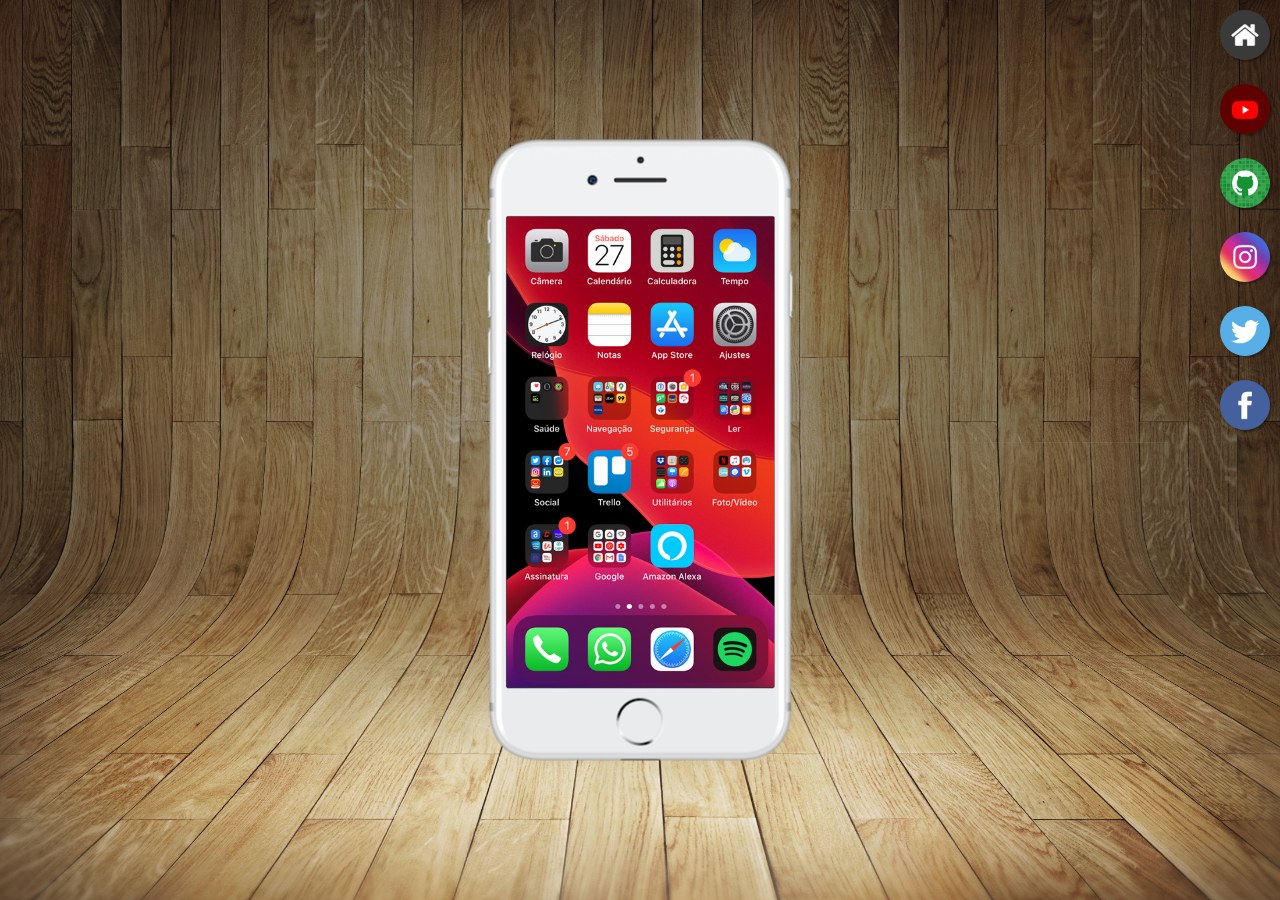
<file: index.html>
<!DOCTYPE html>
<html lang="pt-br">
<head>
    <meta charset="UTF-8">
    <meta name="viewport" content="width=device-width, initial-scale=1.0">
    <link rel="shortcut icon" href="favicon.ico" type="image/x-icon">
    <link rel="stylesheet" href="estilos/style.css">
    <title>Projeto Redes Sociais</title>
</head>
<body>
    <main>
        <section id="telefone">
            <iframe src="home.html" name="tela" id="tela" frameborder="0"></iframe>
        </section>
        <section id="redes-sociais">
            <a href="home.html" target="tela"><img src="imagens/logo-home.jpg" alt="Home"></a> <br>
            <a href="youtube.html" target="tela"><img src="imagens/logo-youtube.jpg" alt="Youtube"></a> <br>
            <a href="github.html" target="tela"><img src="imagens/logo-github.jpg" alt="Github"></a> <br>
            <a href="instagram.html" target="tela"><img src="imagens/logo-instagram.jpg" alt="Instagram"></a> <br>
            <a href="twitter.html" target="tela"><img src="imagens/logo-twitter.jpg" alt="Twitter"></a> <br>
            <a href="facebook.html" target="tela"><img src="imagens/logo-facebook.jpg" alt="Facebook"></a> <br>
        </section>
    </main>
</body>
</html>
</file>
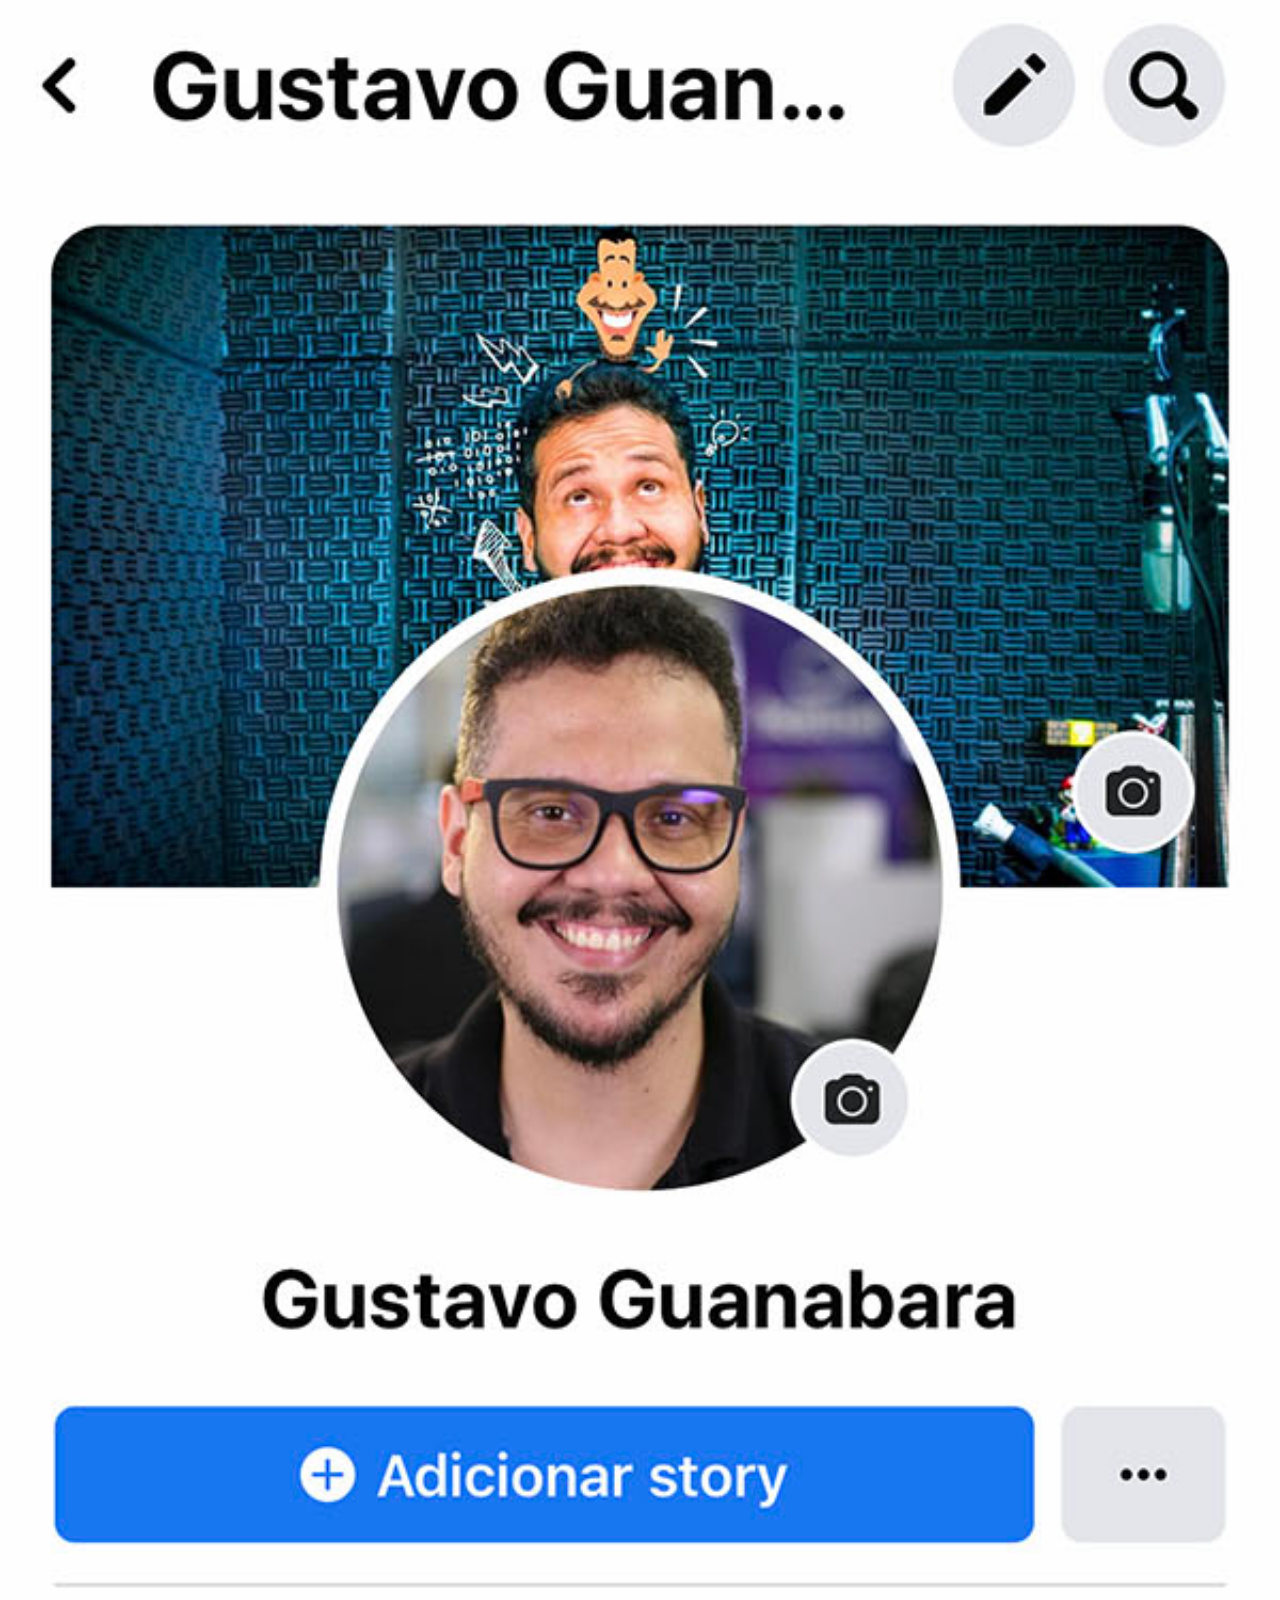
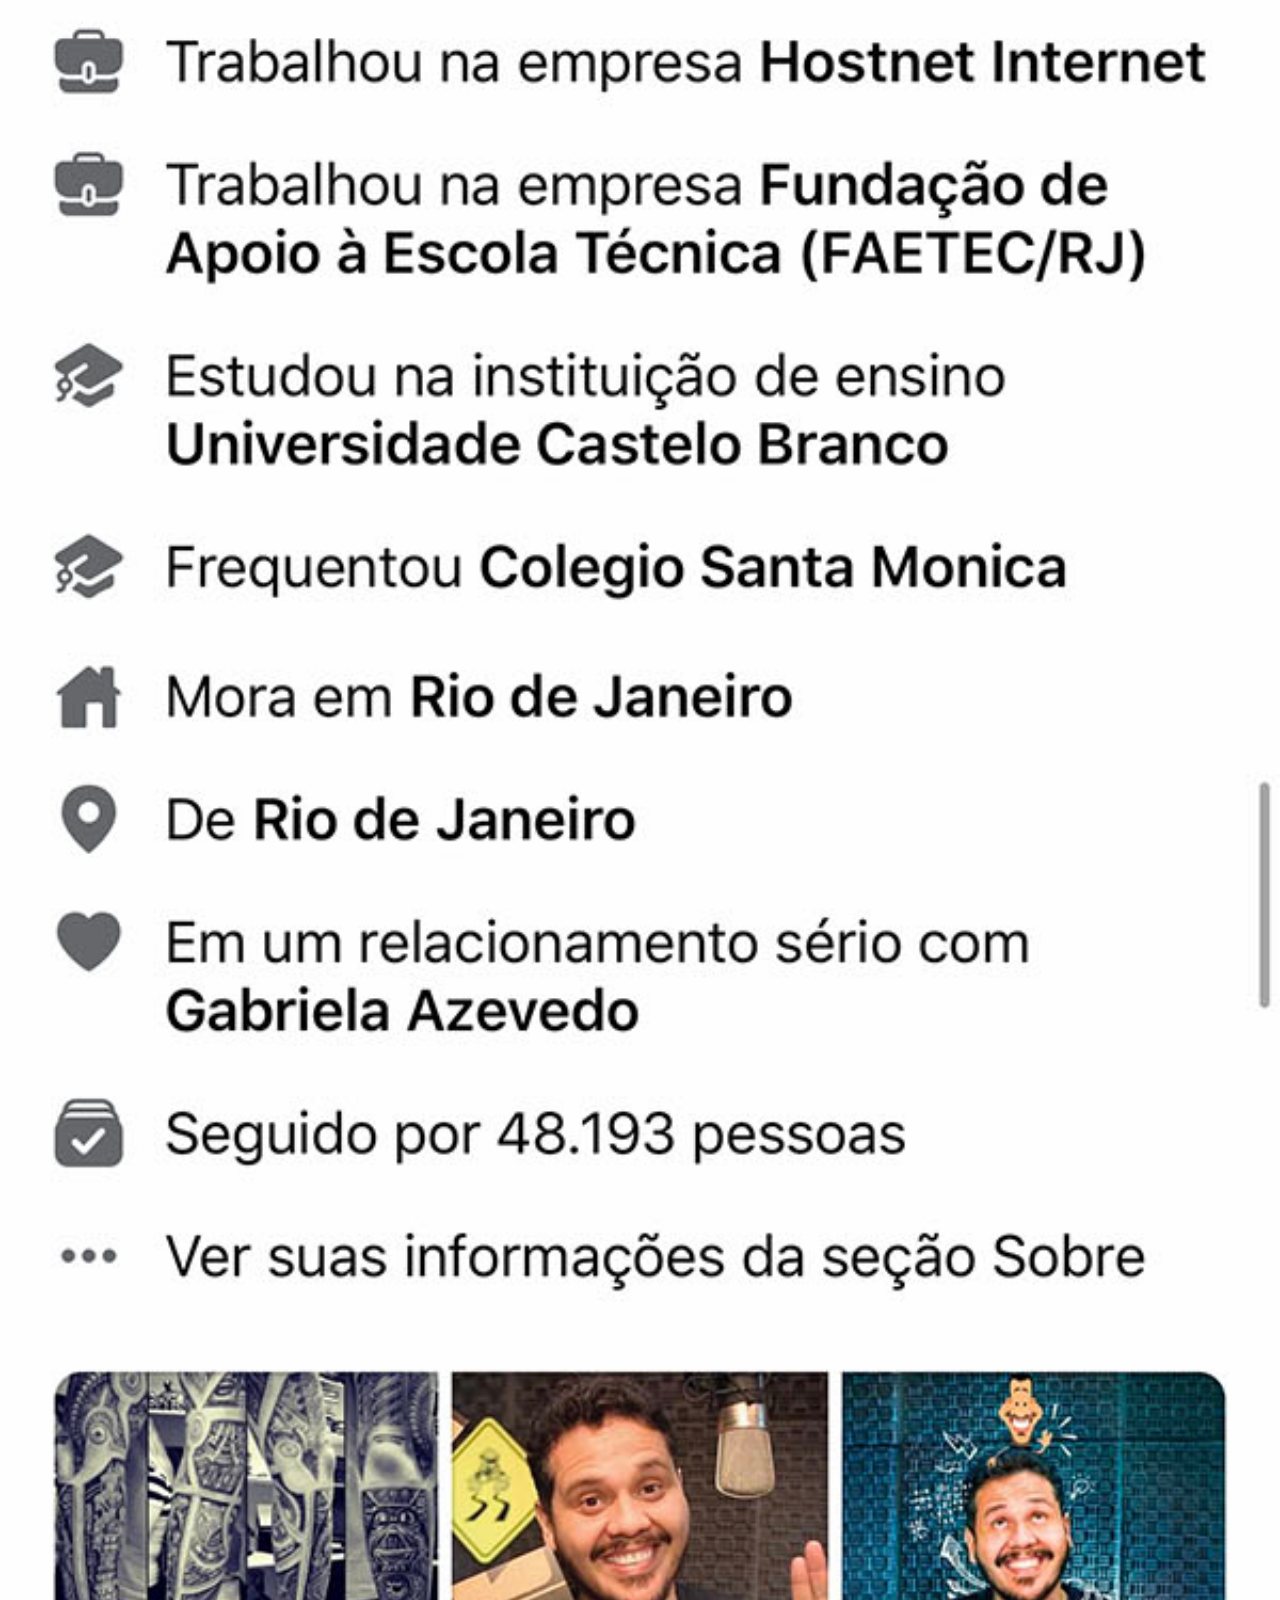
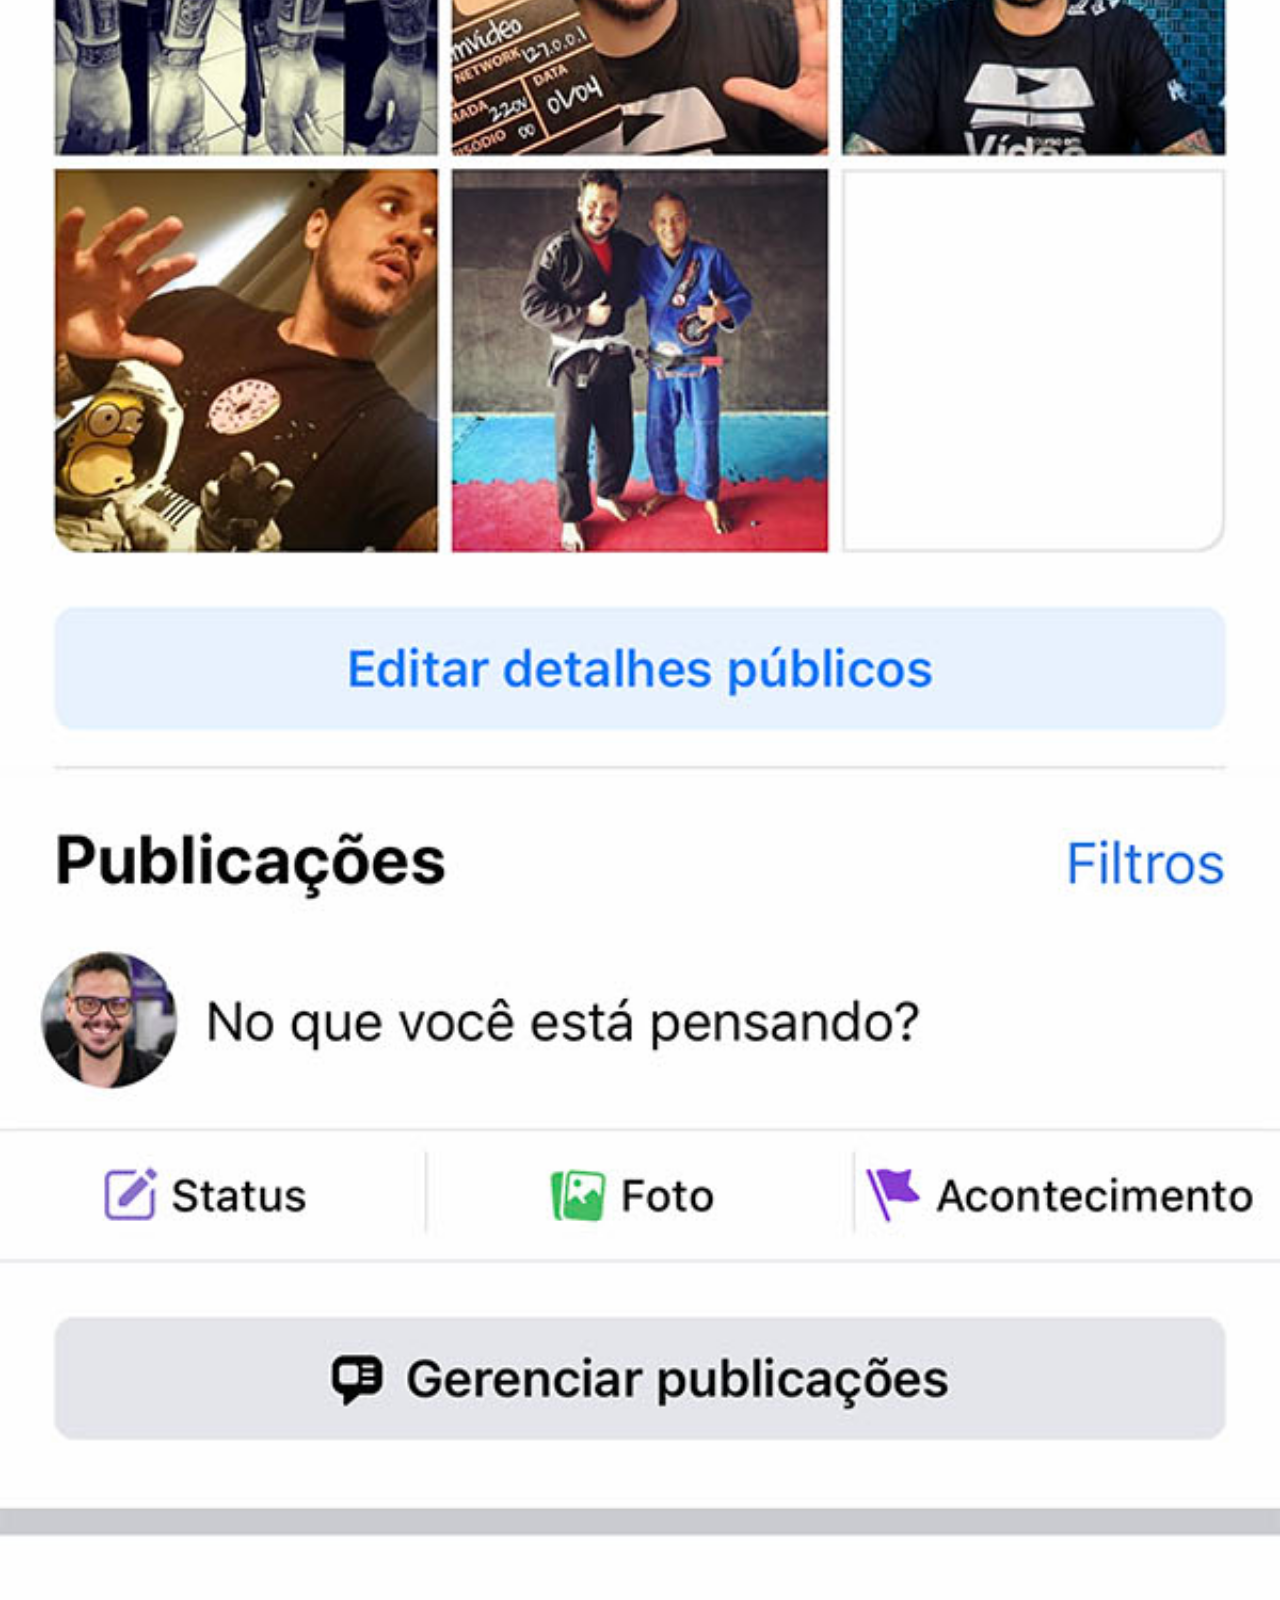
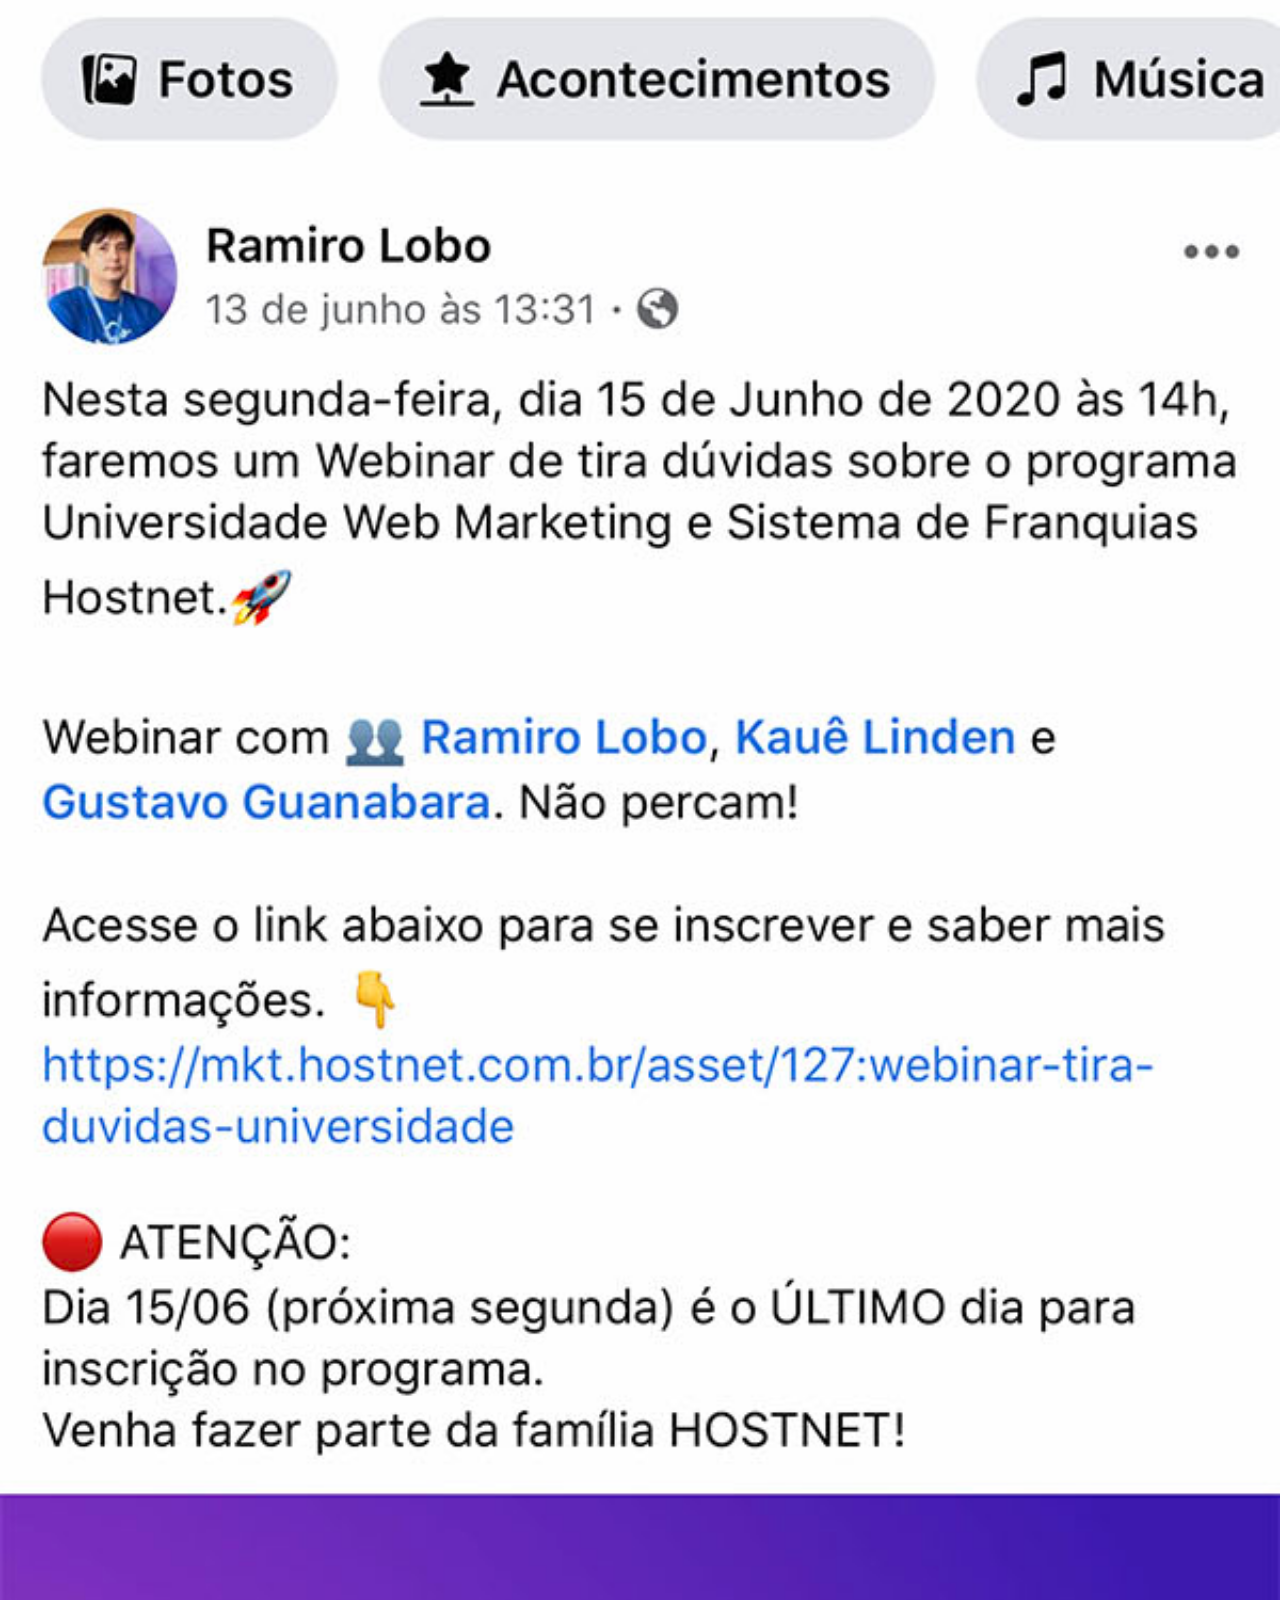
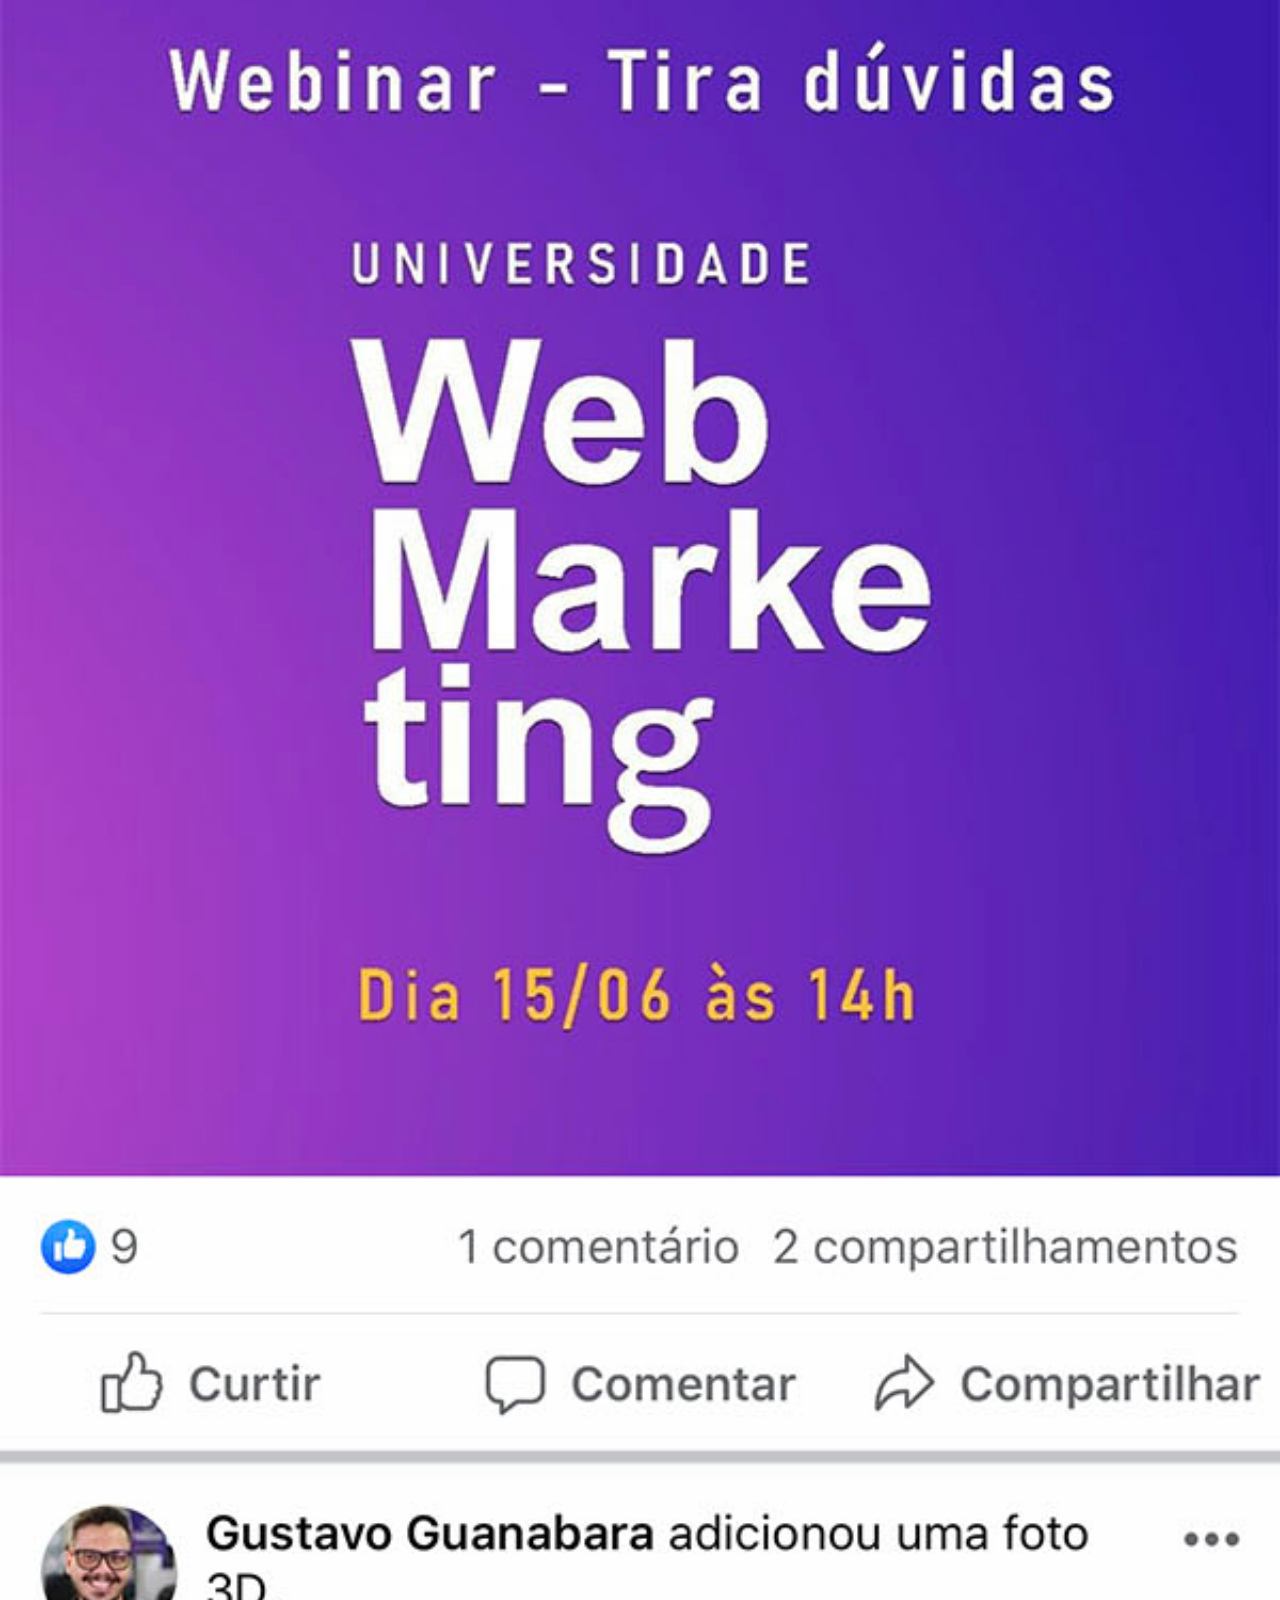
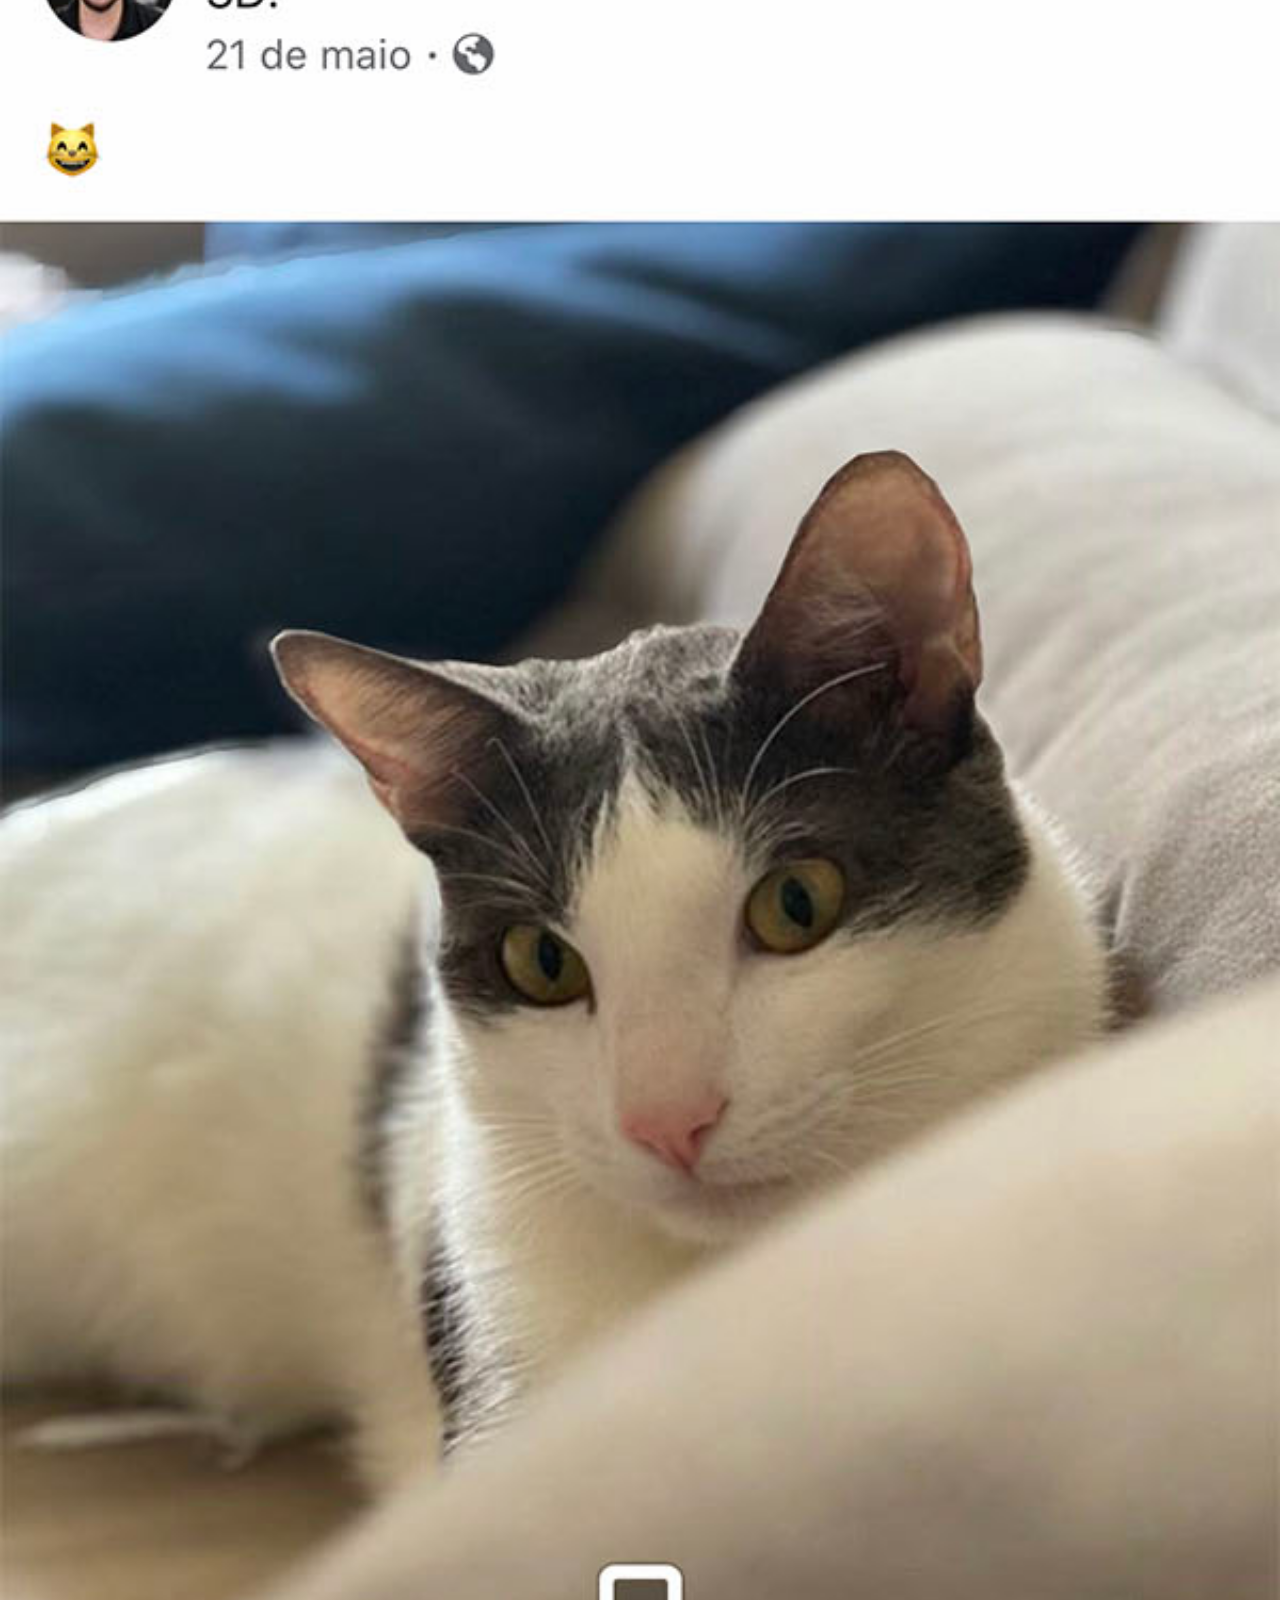
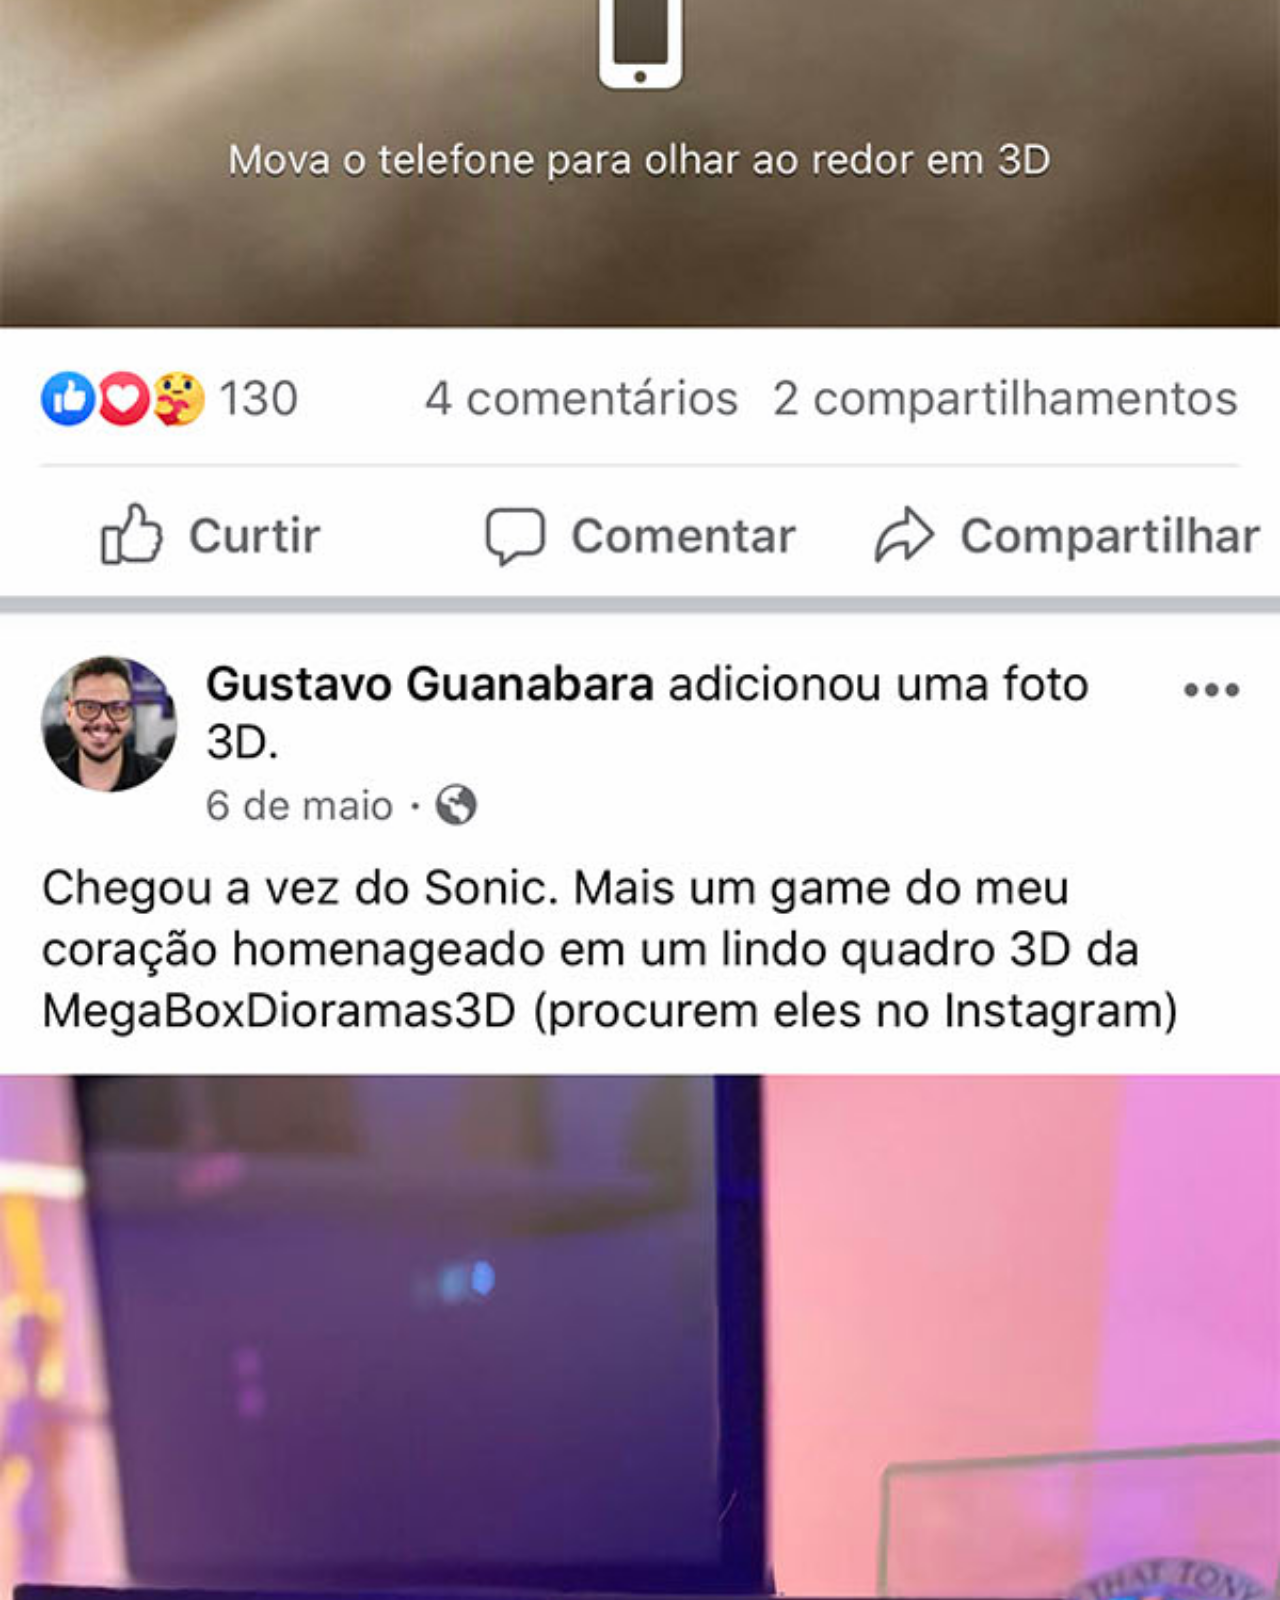
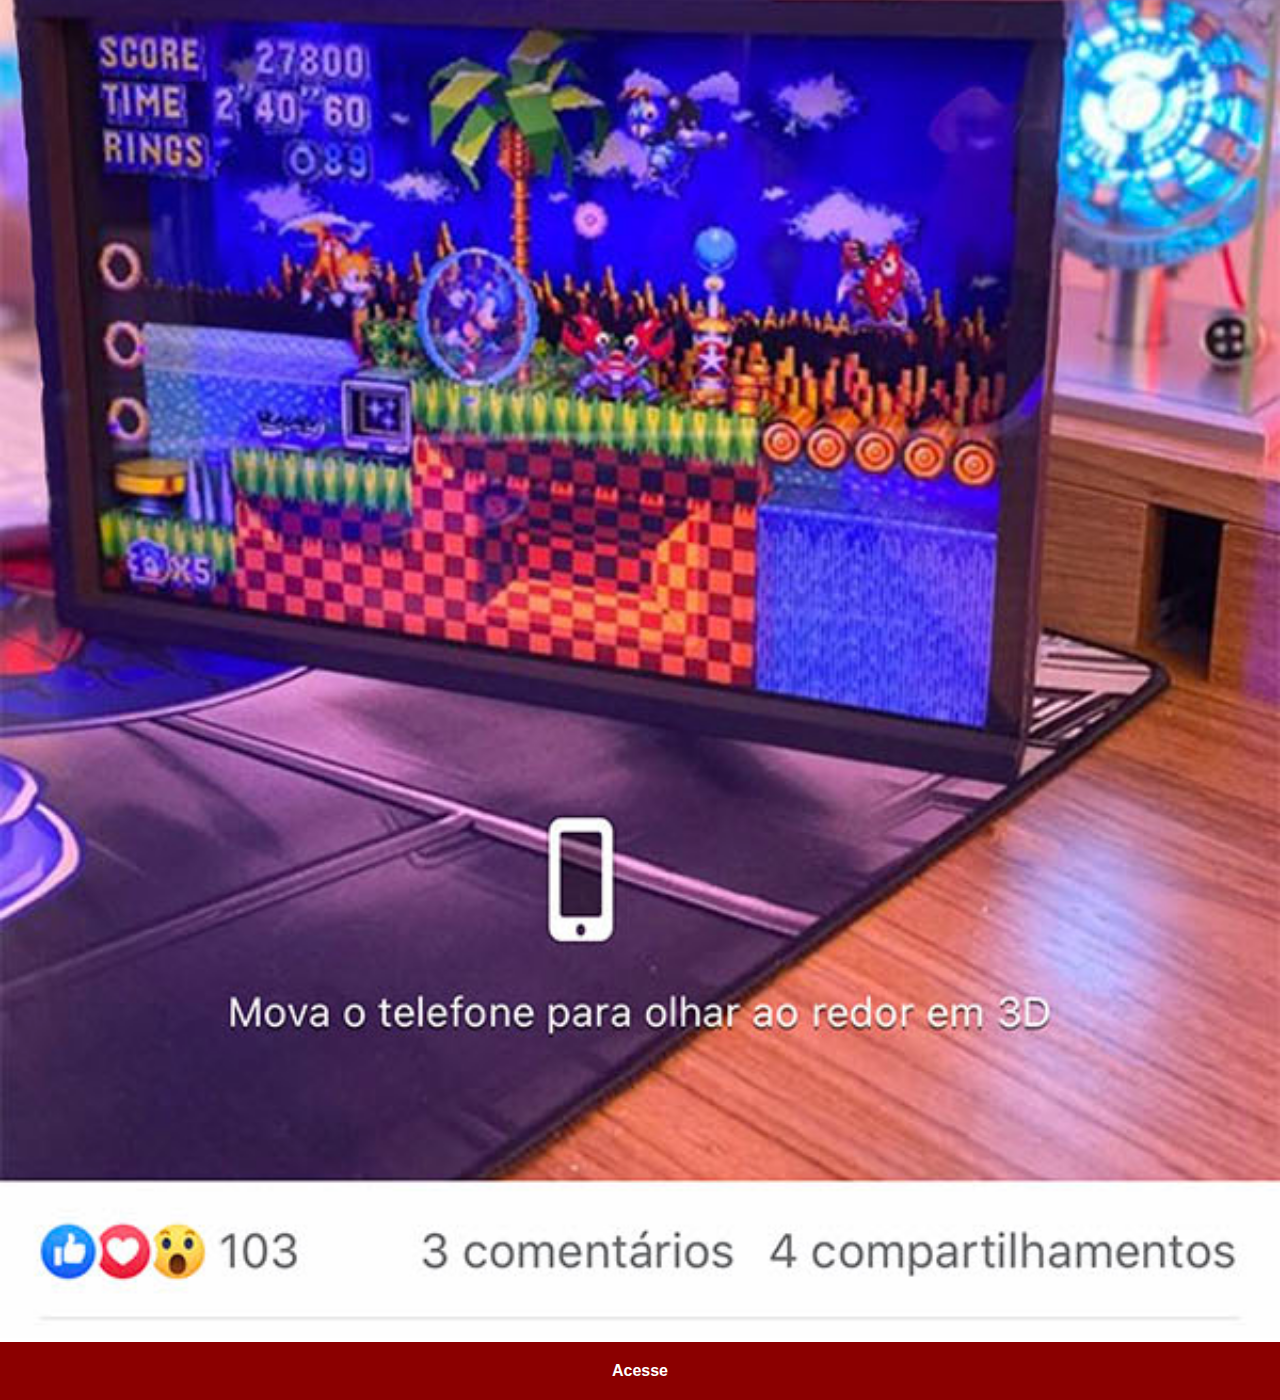
<file: facebook.html>
<!DOCTYPE html>
<html lang="pt-br">
<head>
    <meta charset="UTF-8">
    <meta name="viewport" content="width=device-width, initial-scale=1.0">
    <link rel="stylesheet" href="estilos/social.css">
    <title>Document</title>
</head>
<body>
    <img src="imagens/tela-facebook.jpg" alt="Facebook">
    <a href="https://www.facebook.com/CursosEmVideo/?locale=pt_BR"target="_blank"rel="external">Acesse</a>
</body>
</html>
</file>
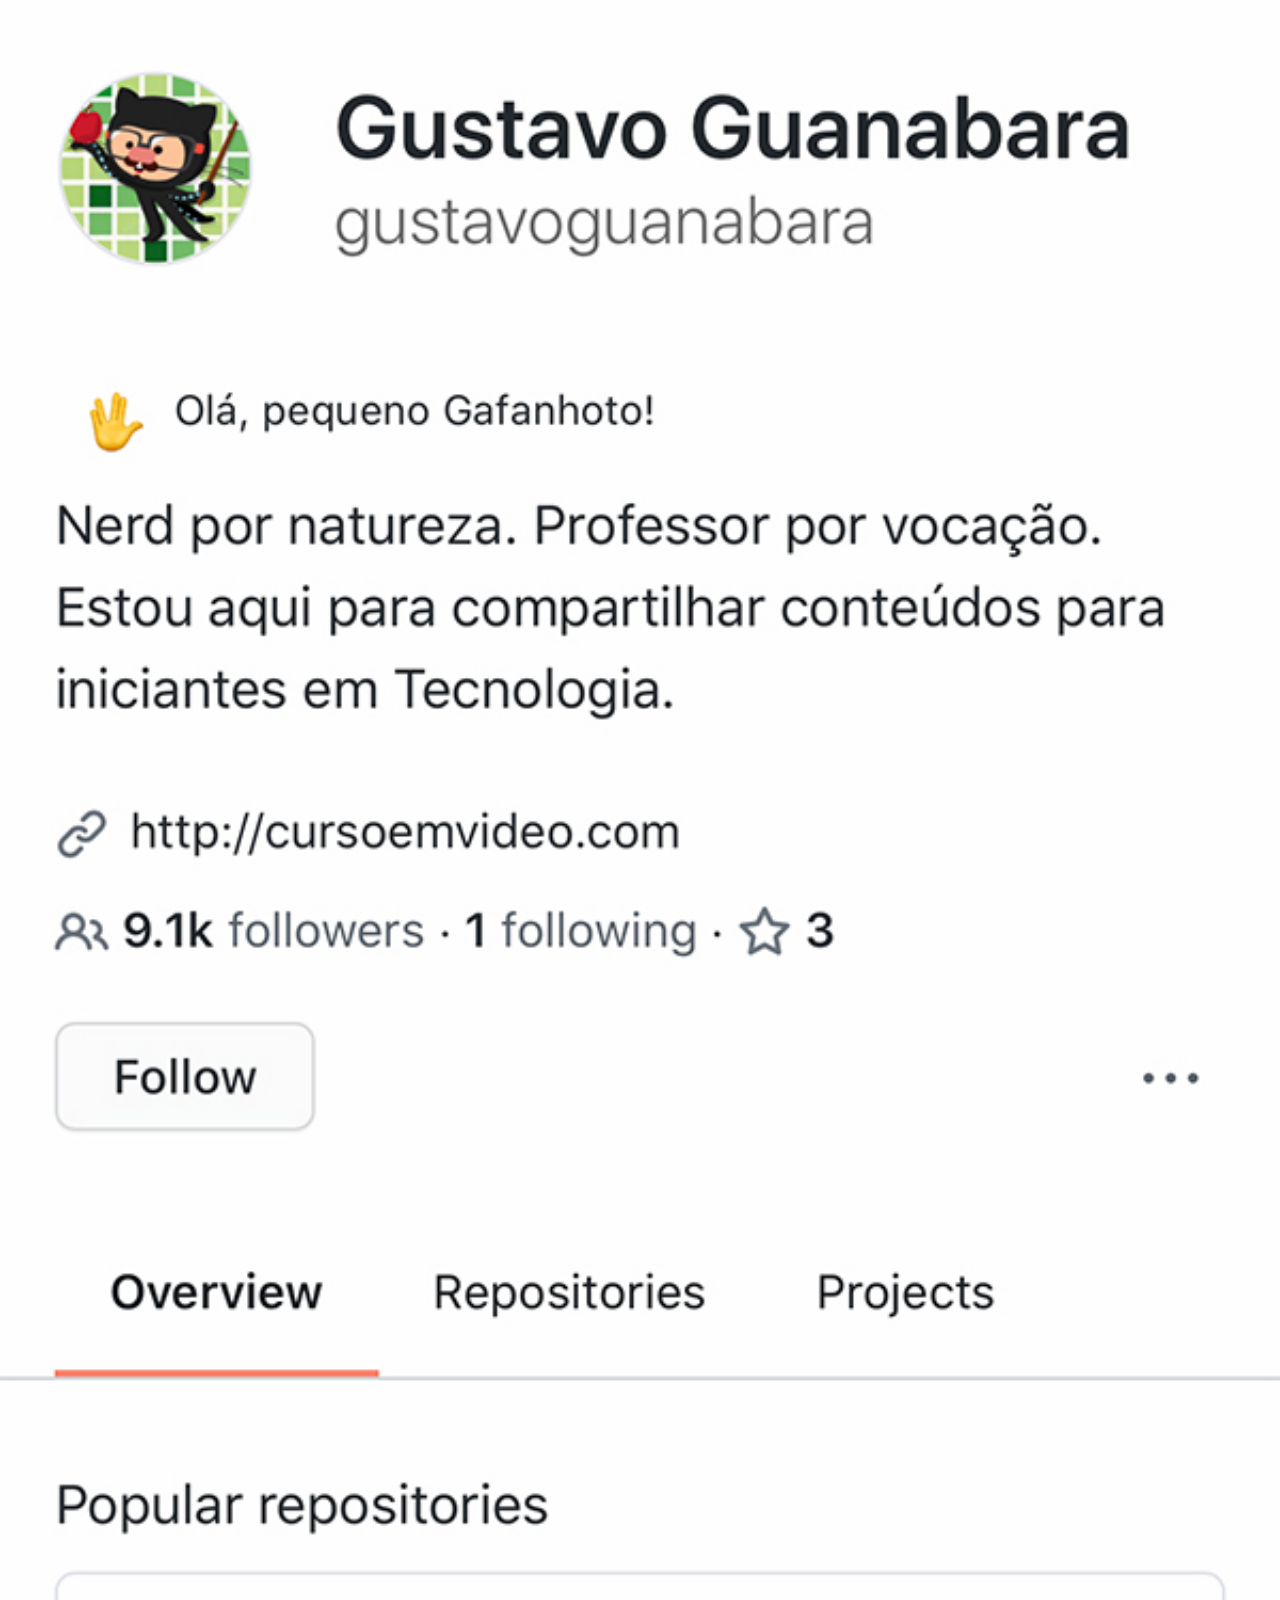
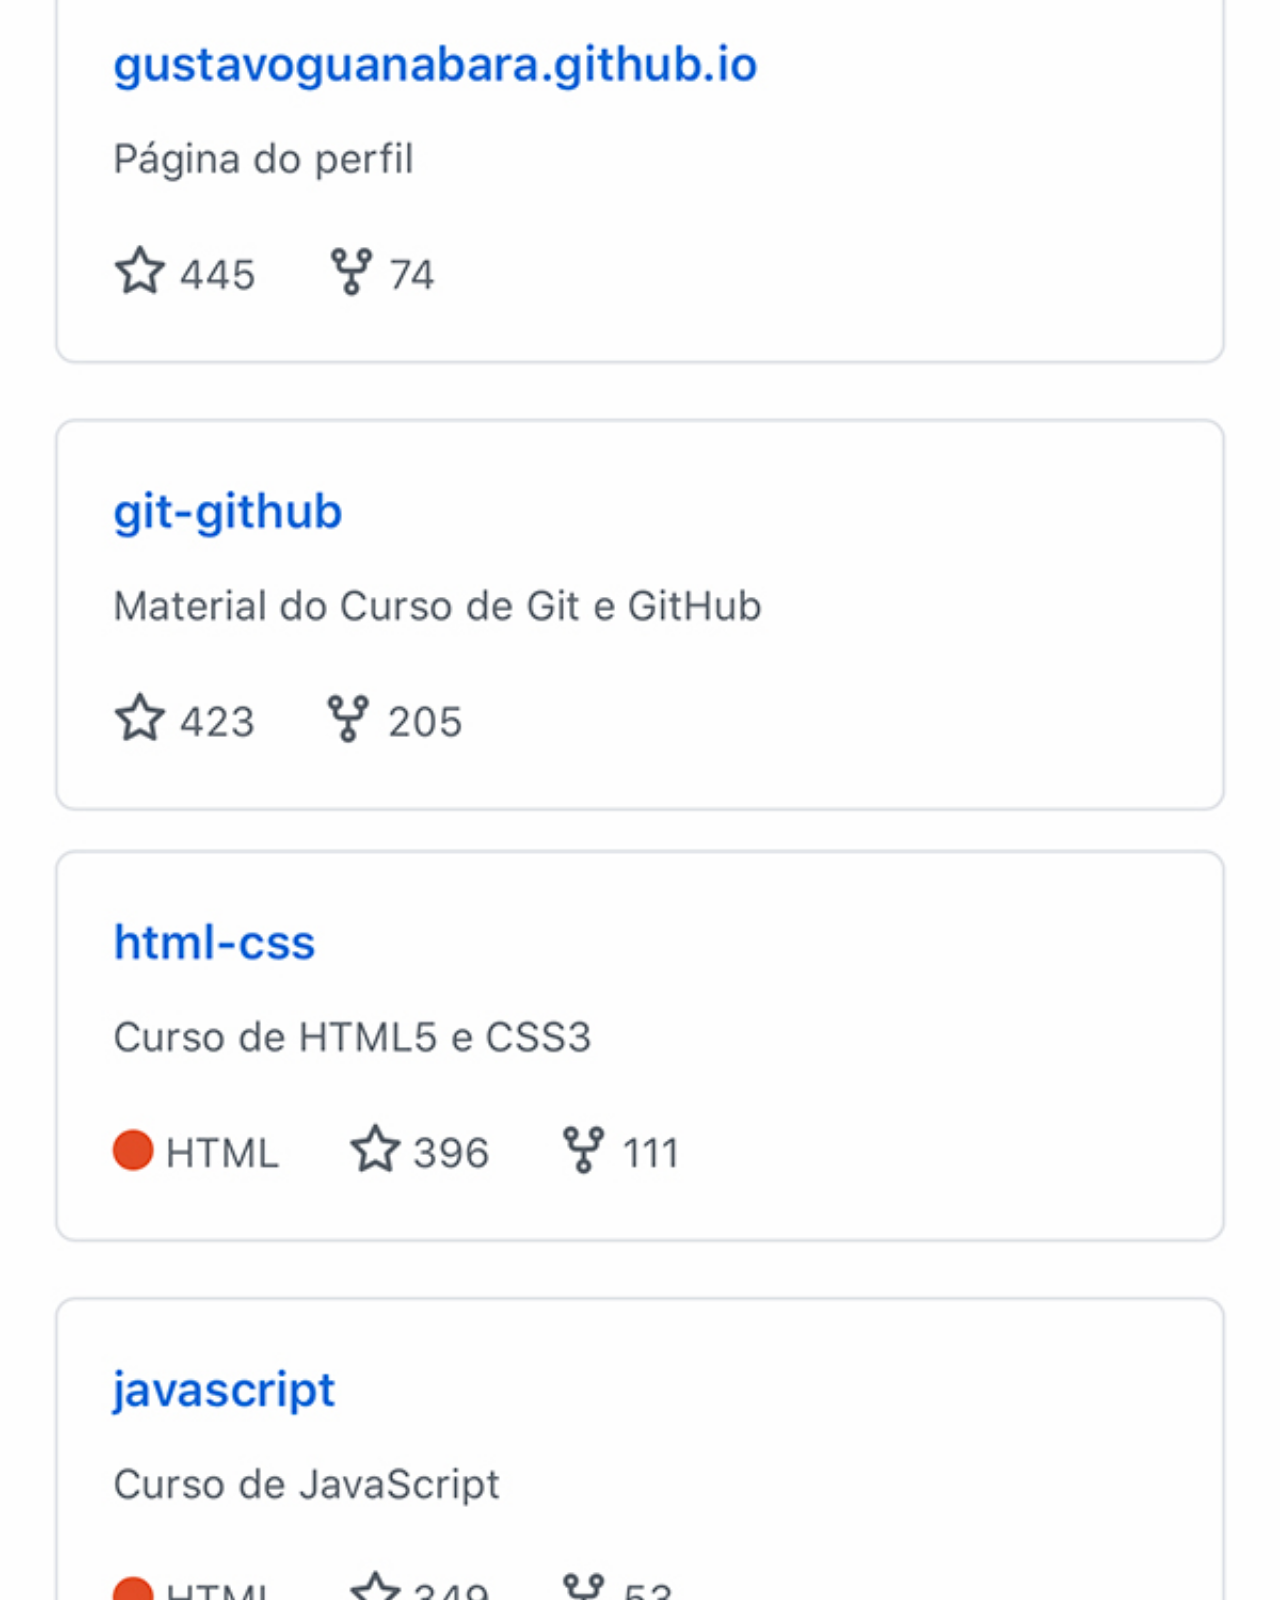
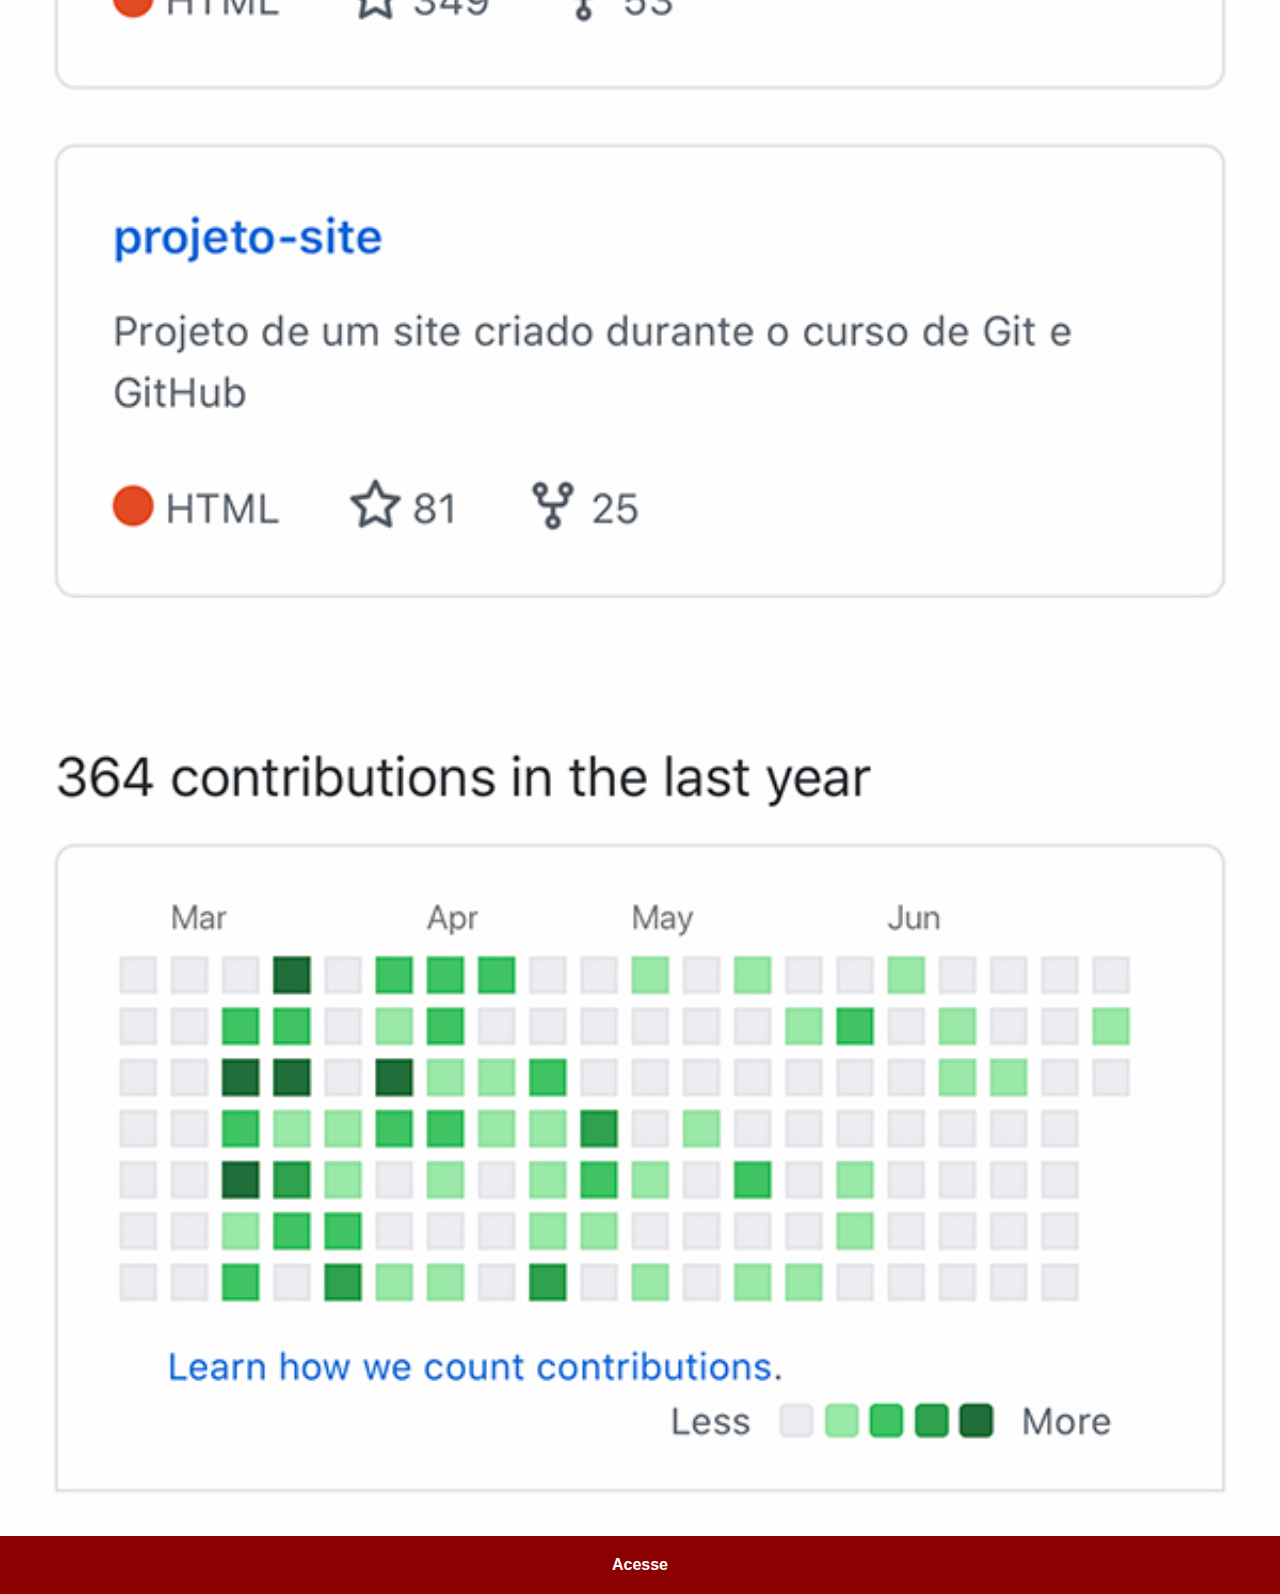
<file: github.html>
<!DOCTYPE html>
<html lang="en">
<head>
    <meta charset="UTF-8">
    <meta name="viewport" content="width=device-width, initial-scale=1.0">
    <link rel="stylesheet" href="estilos/social.css">
    <title>Document</title>
</head>
<body>
    <img src="imagens/tela-github.jpg" alt="Github">
    <a href="https://github.com/gustavoguanabara" target="_blank"rel="external">Acesse</a>
</body>
</html>
</file>
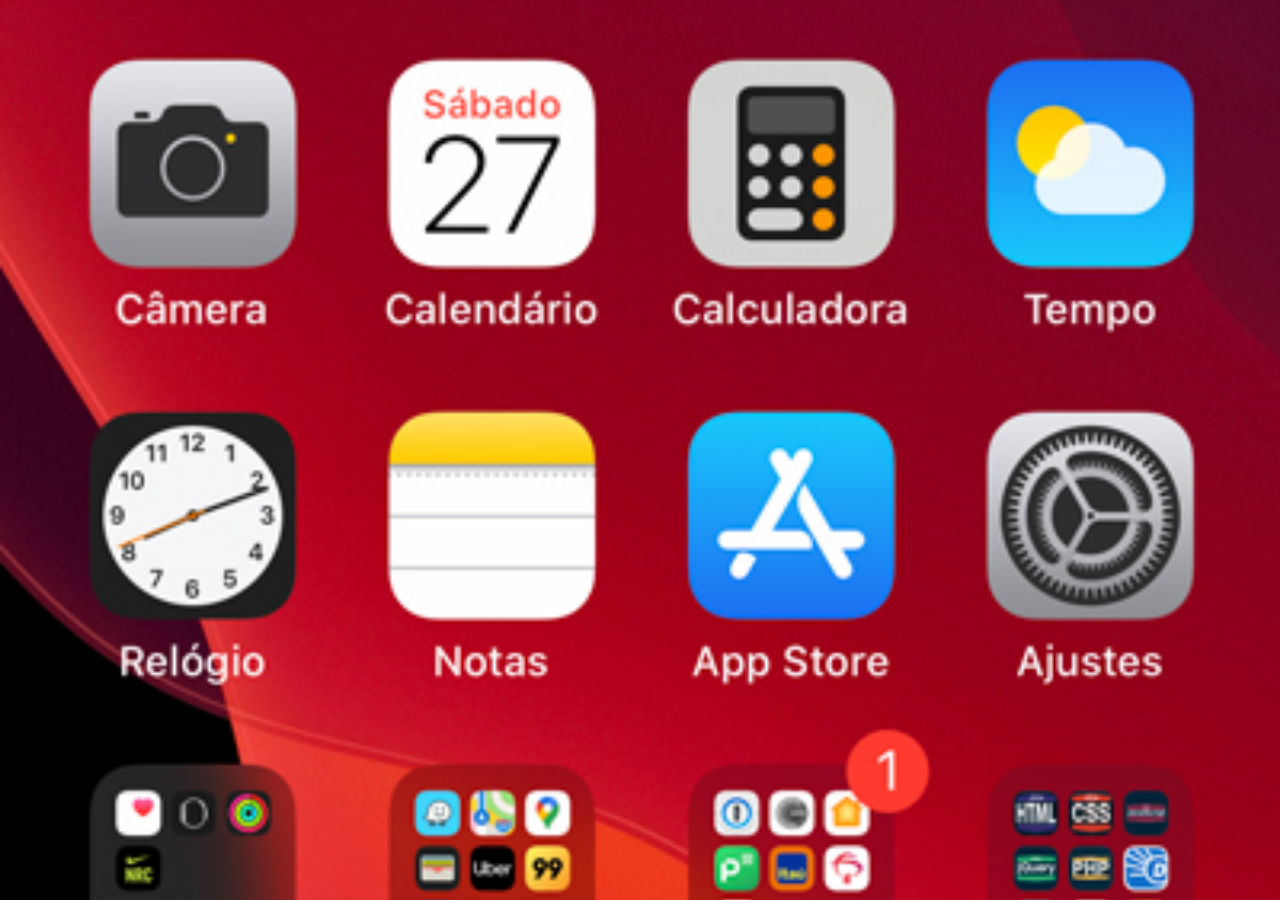
<file: home.html>
<!DOCTYPE html>
<html lang="pt-br">
<head>
    <meta charset="UTF-8">
    <meta name="viewport" content="width=device-width, initial-scale=1.0">
    <title>Home</title>
    <style>
        * {
            margin: 0px;
            padding: 0px;
        }
        body {
            height: 100vh;
            width: 100vw;
            background: black url(imagens/tela-home.jpg) top center no-repeat fixed;
            background-size: cover;
        }
    </style>
</head>
<body>
    
</body>
</html>
</file>
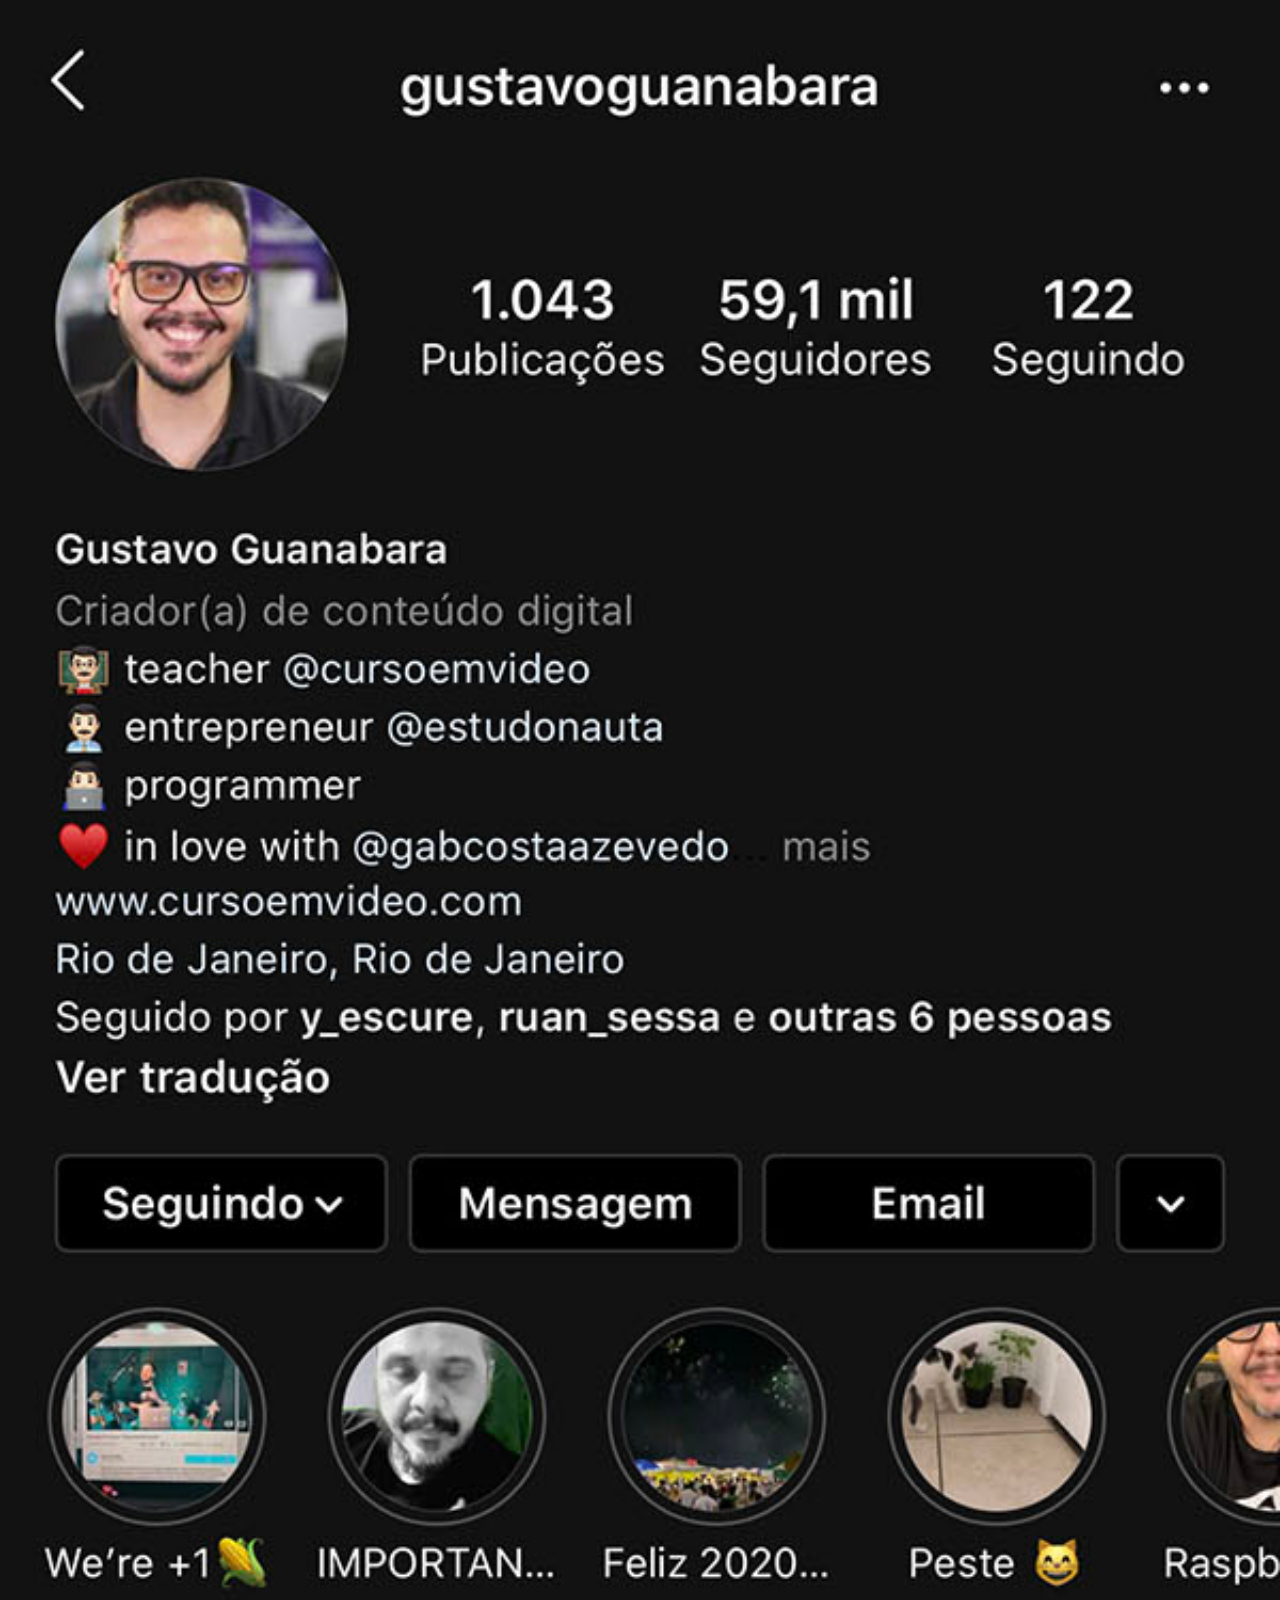
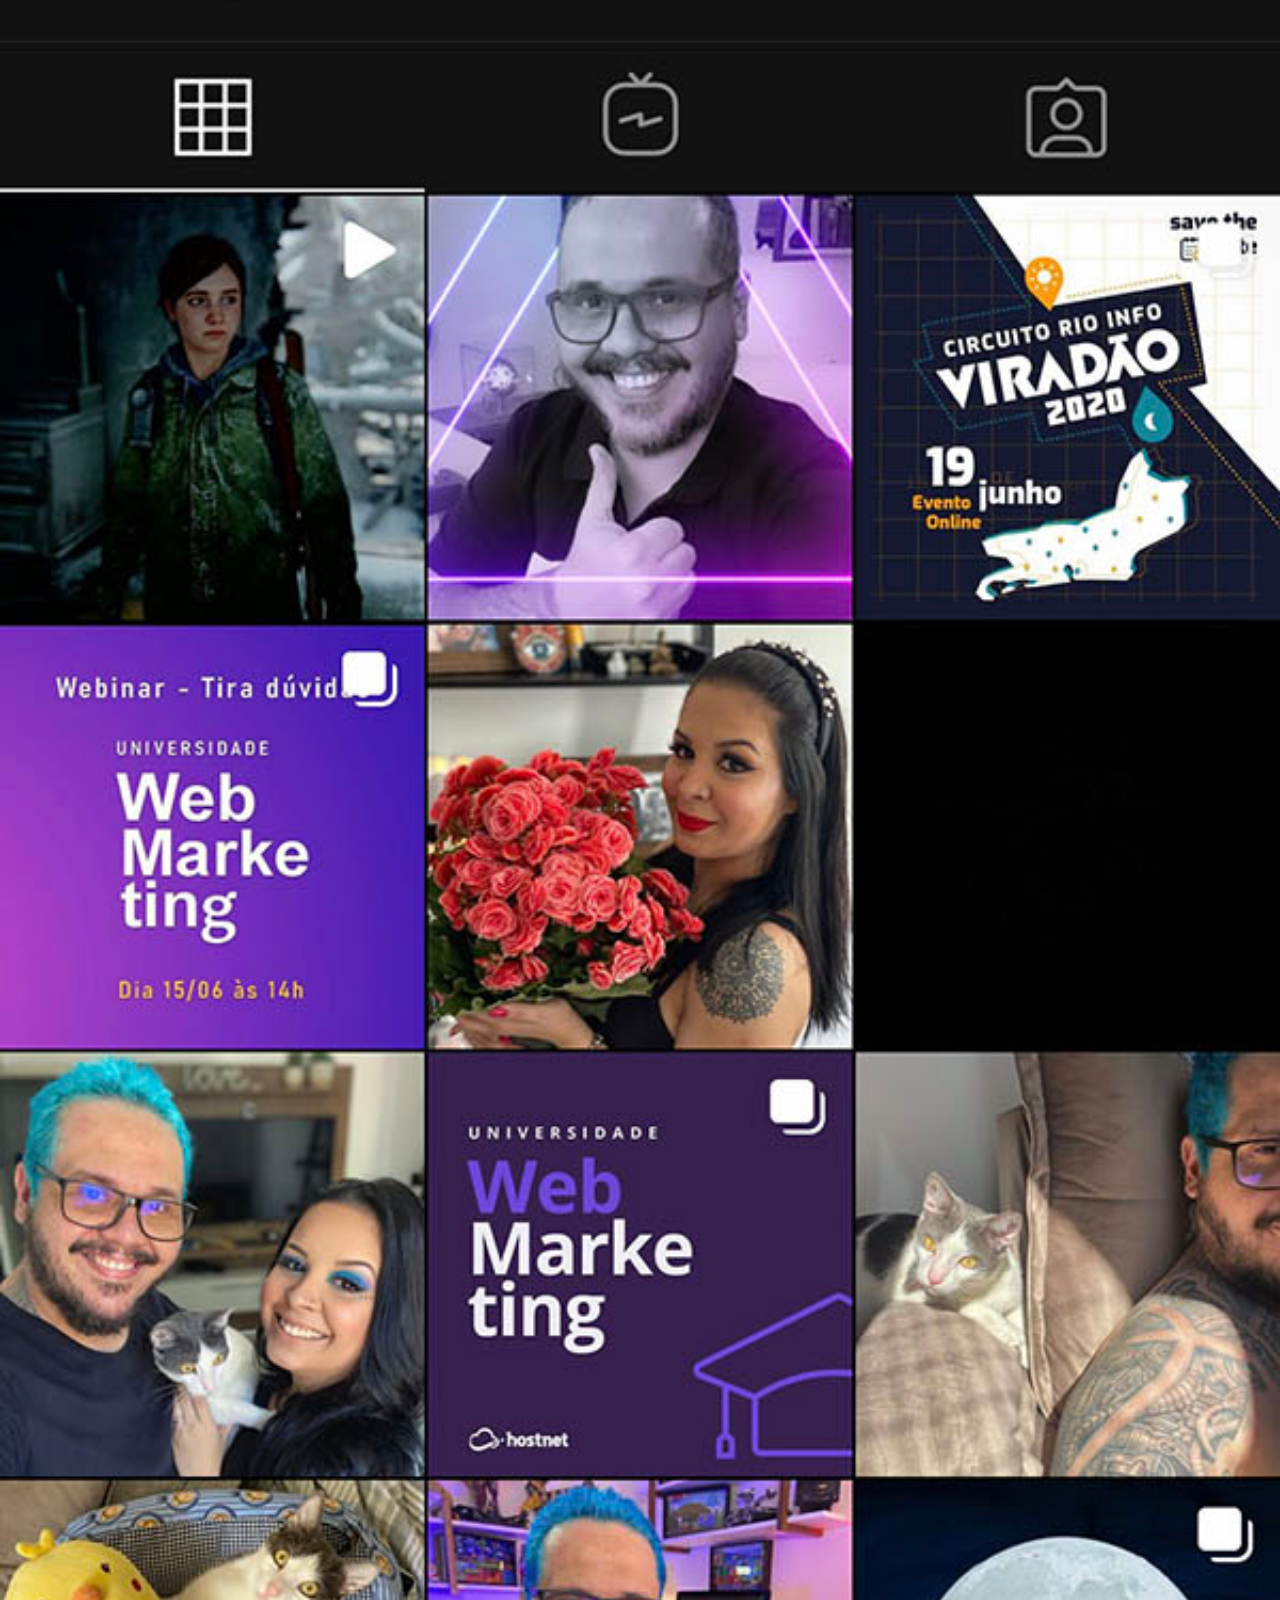
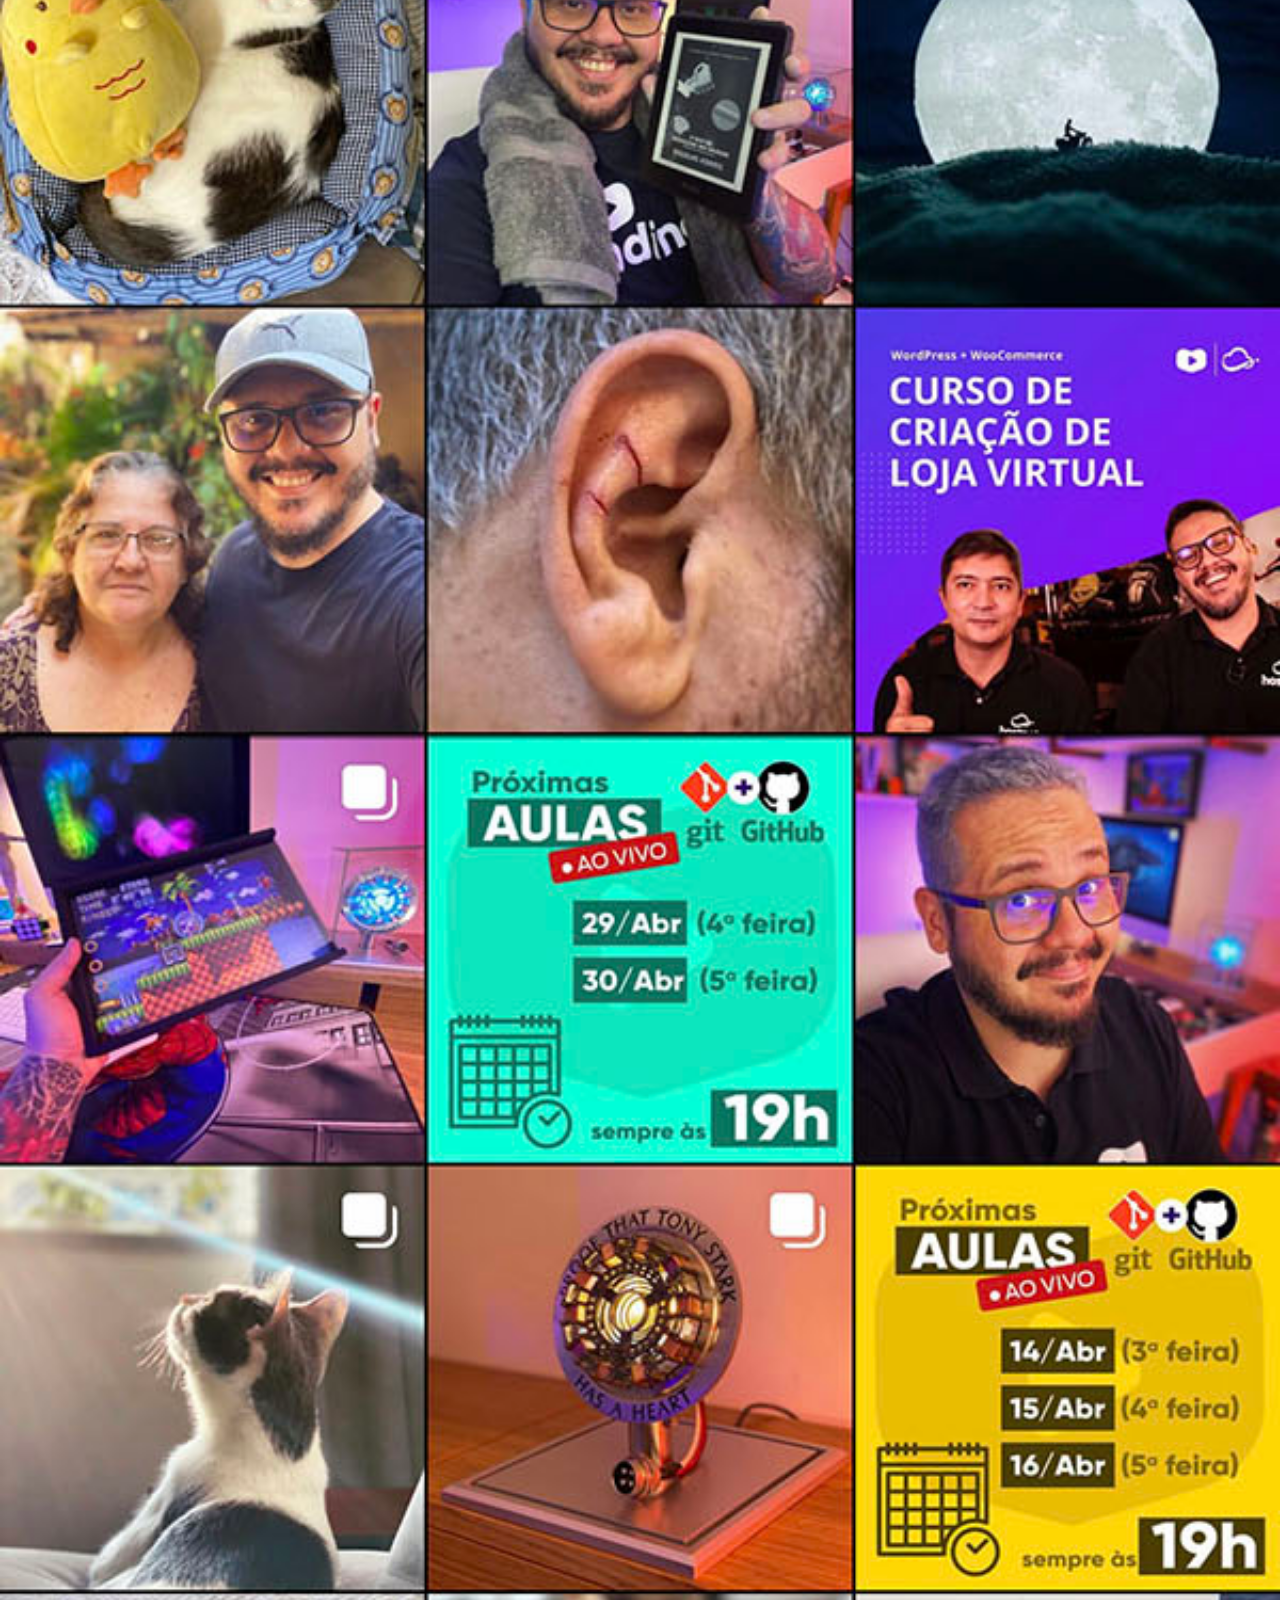
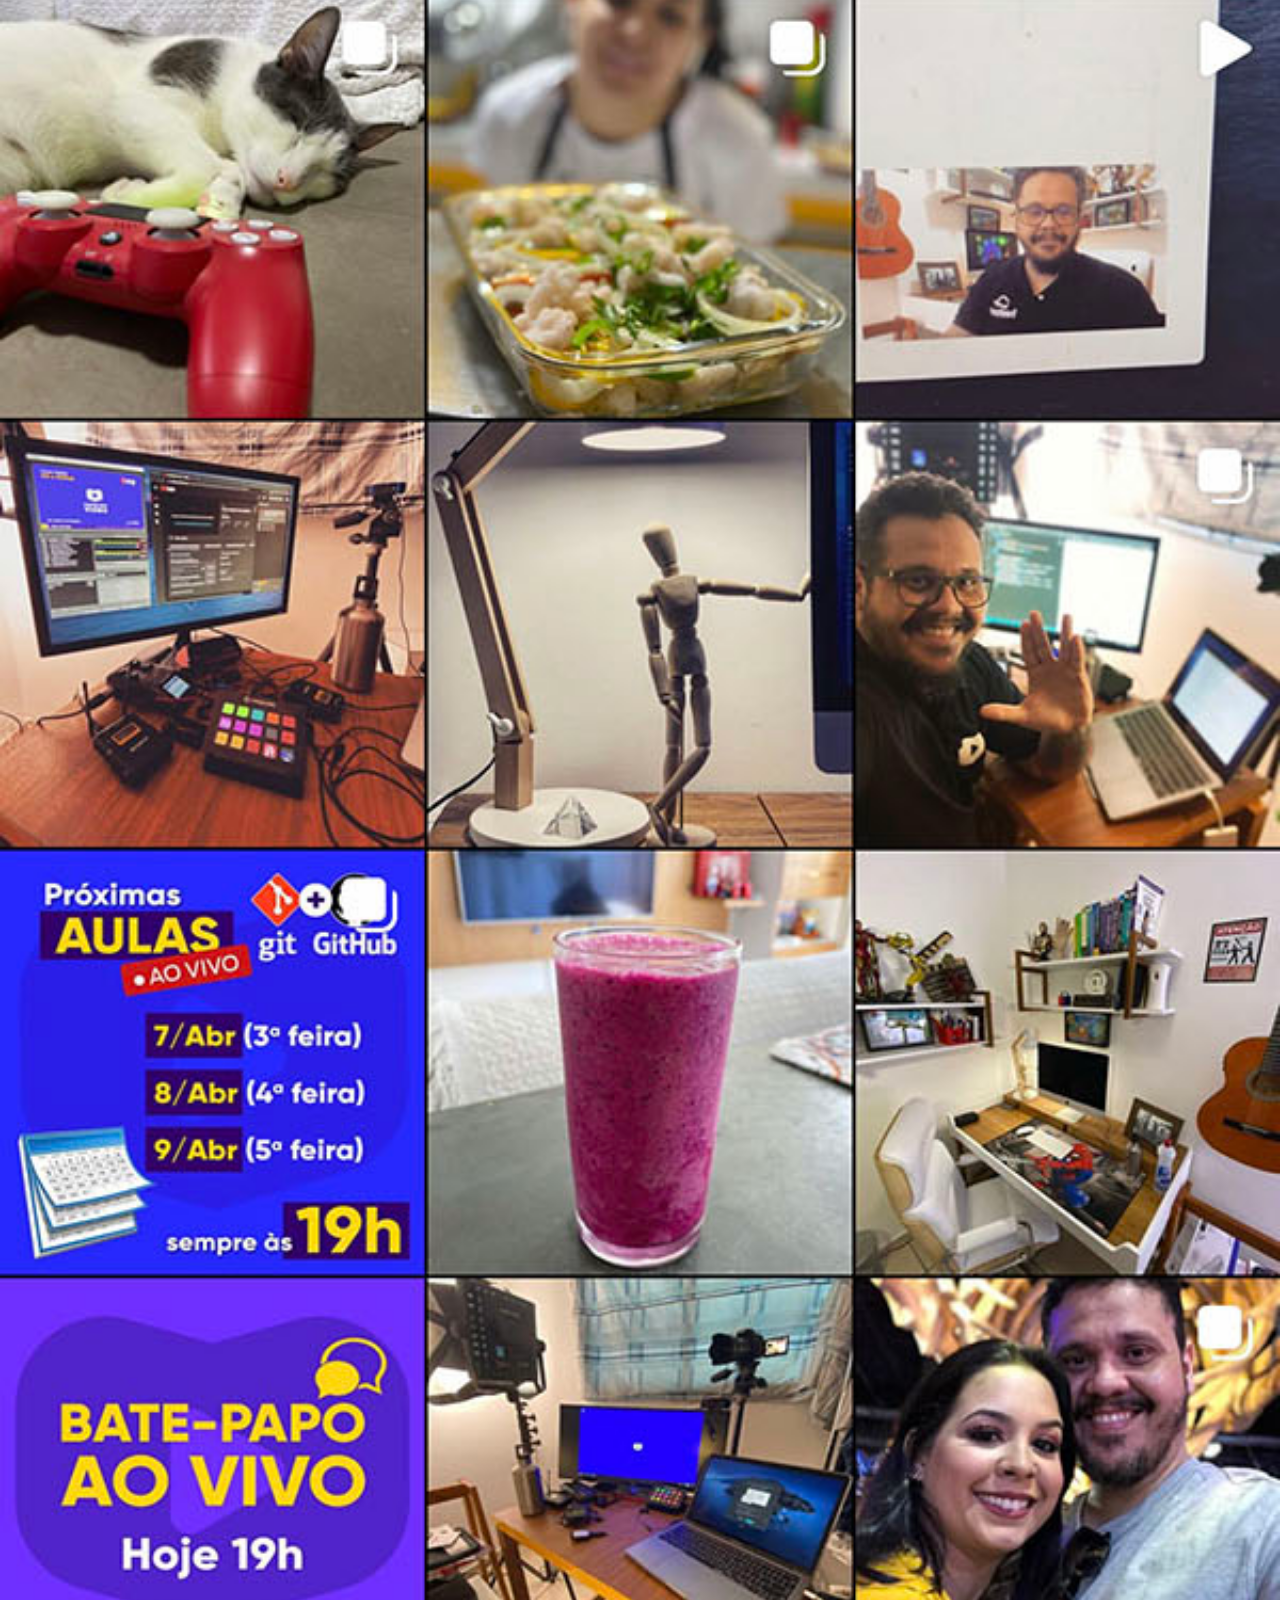
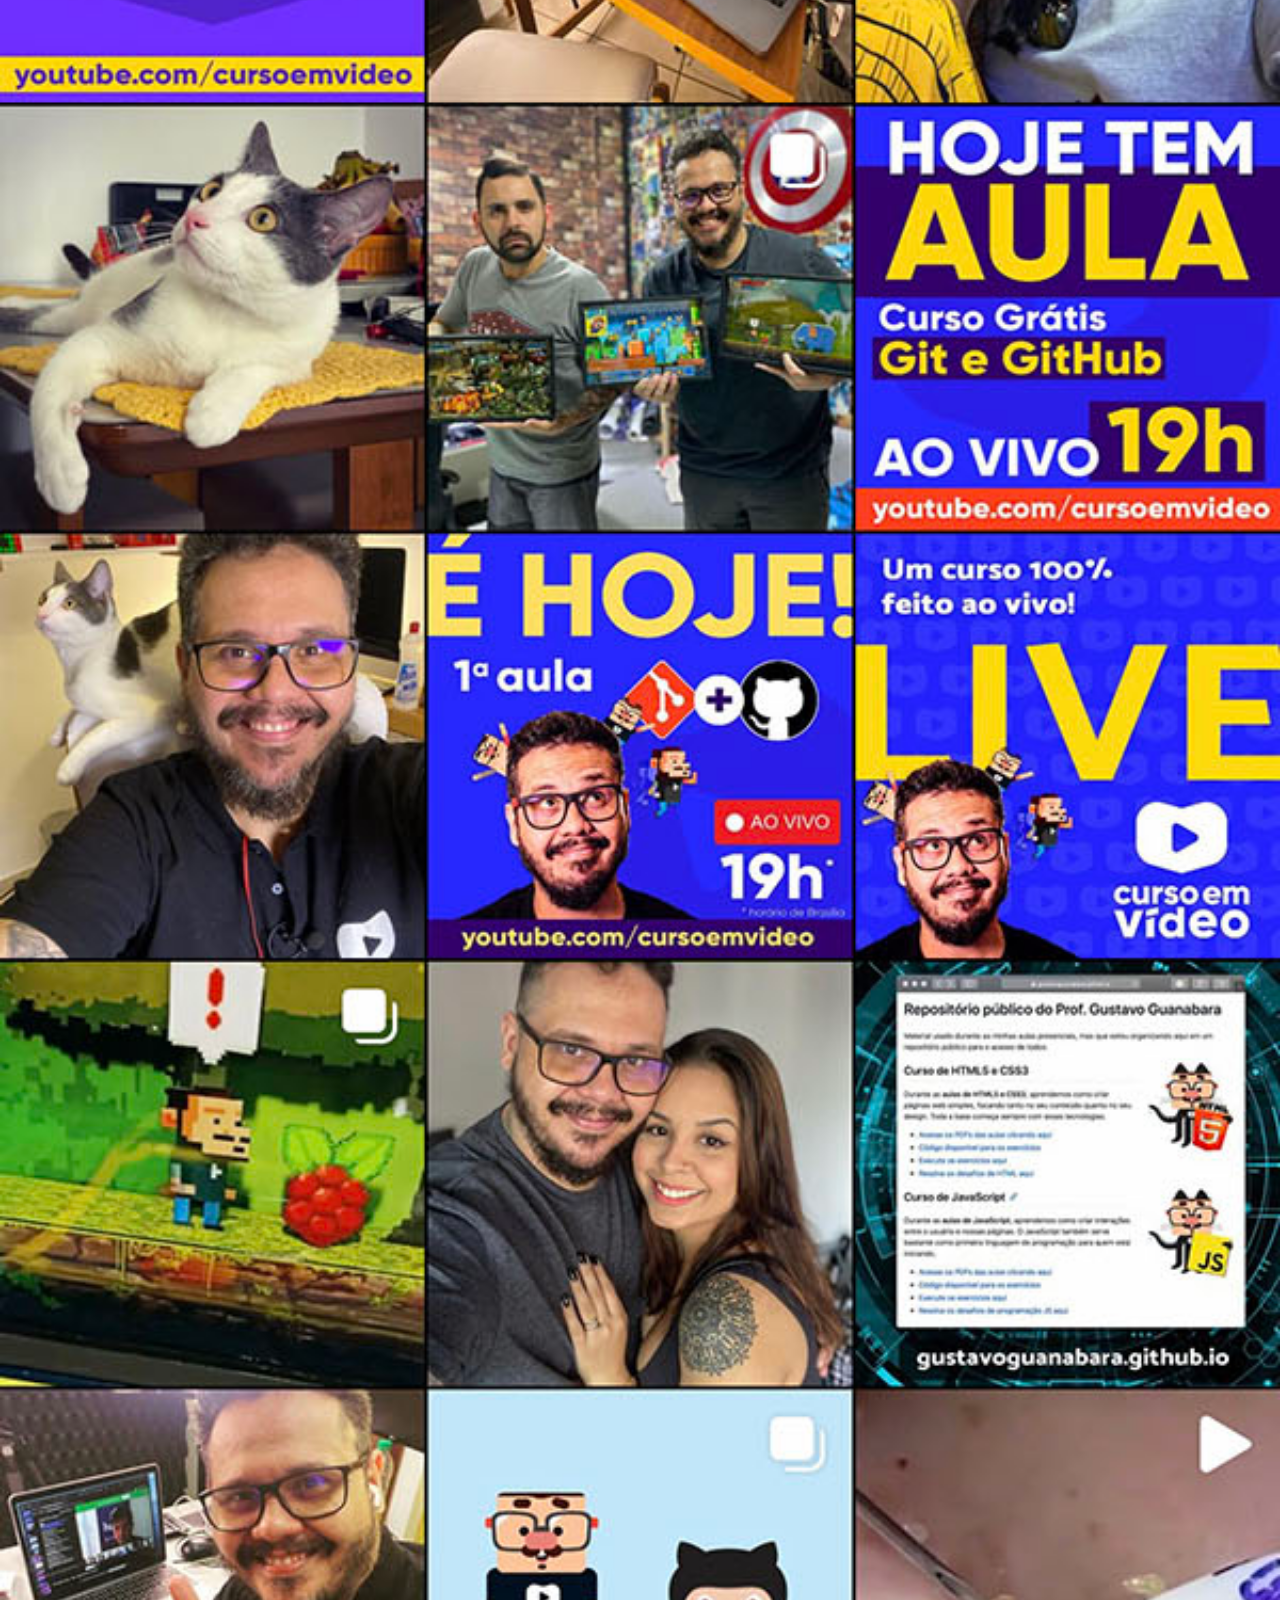
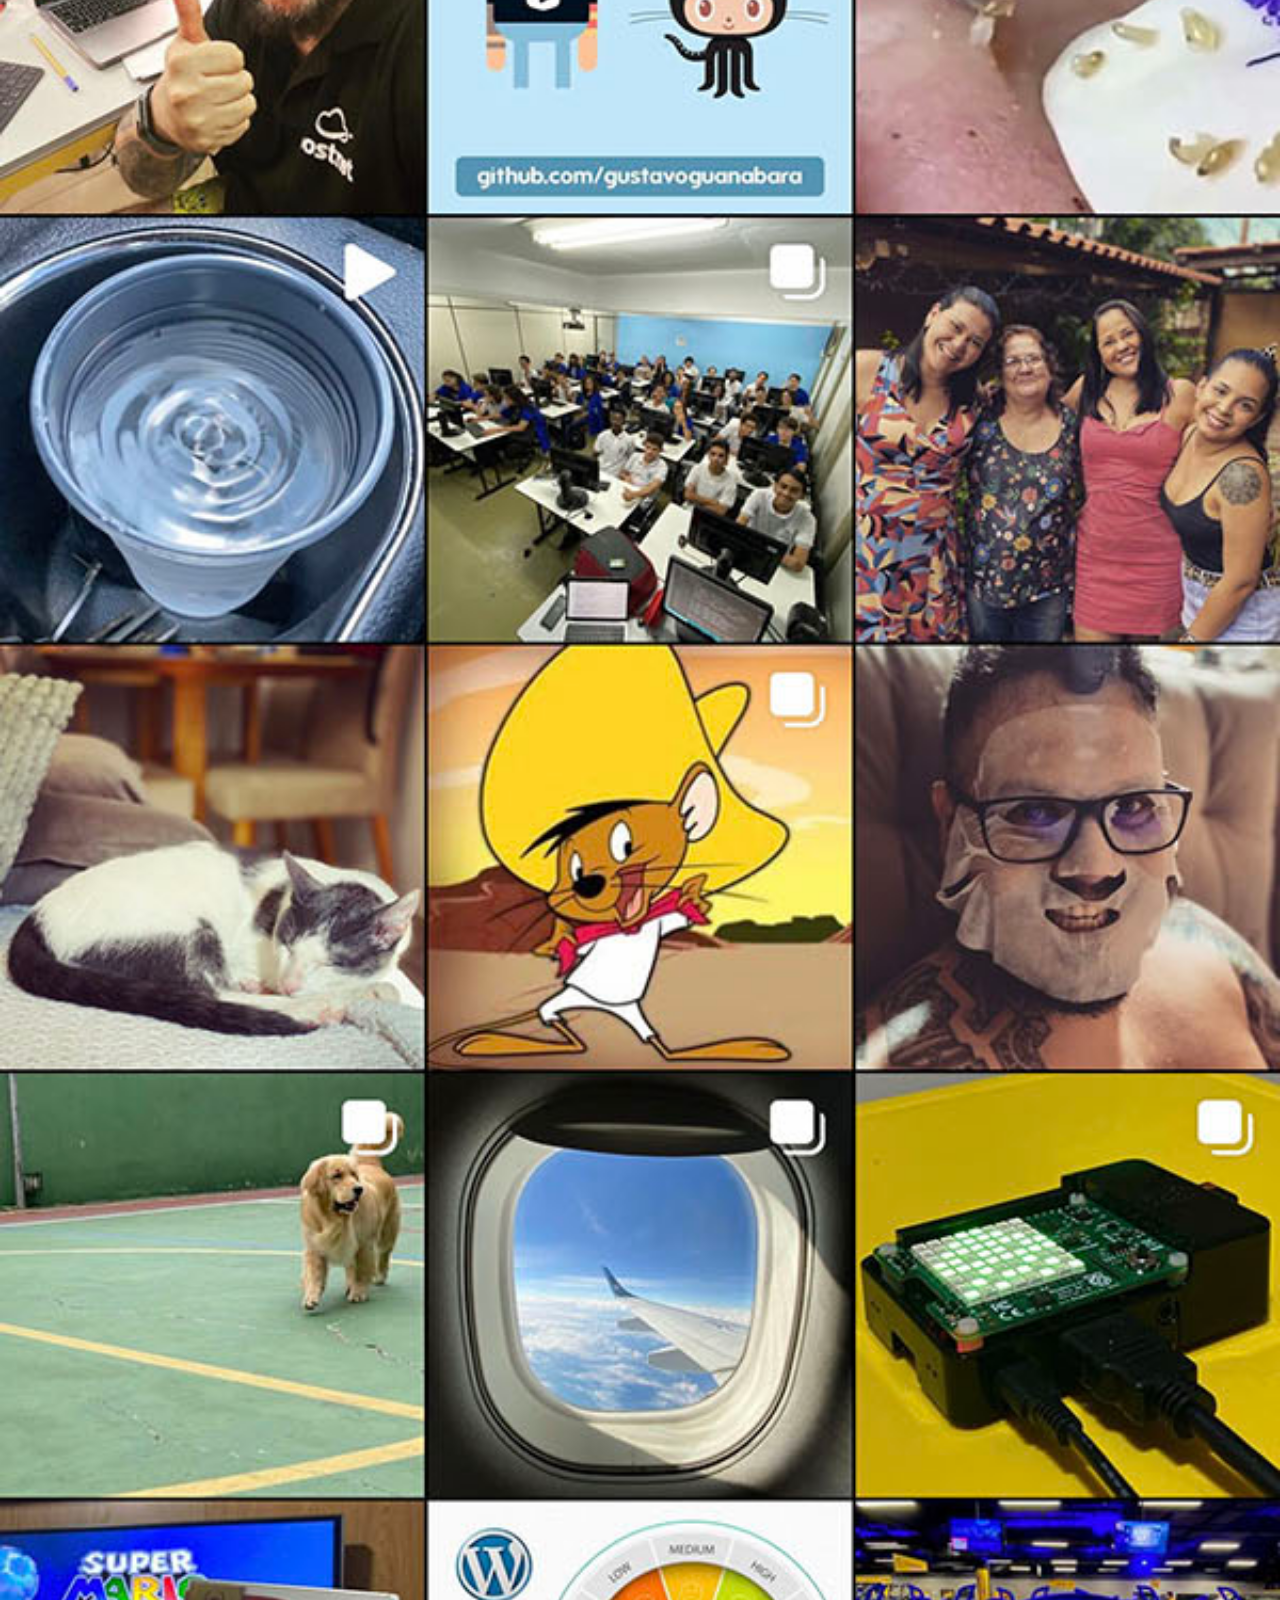
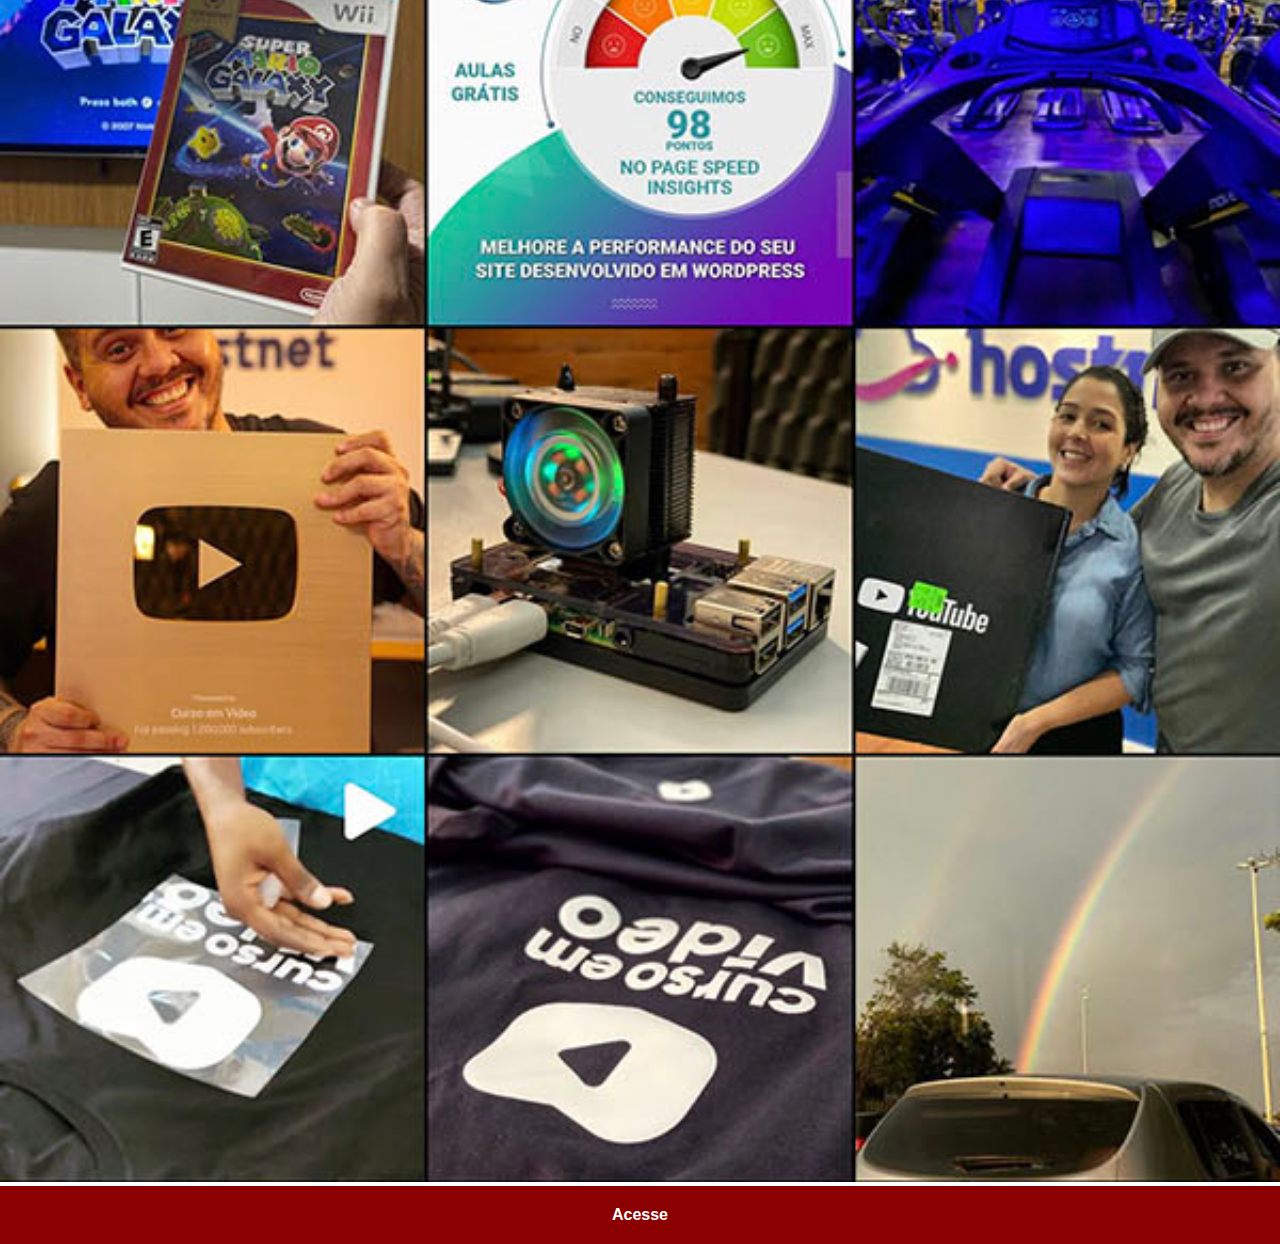
<file: instagram.html>
<!DOCTYPE html>
<html lang="pt-br">
<head>
    <meta charset="UTF-8">
    <meta name="viewport" content="width=device-width, initial-scale=1.0">
    <link rel="stylesheet" href="estilos/social.css">
    <title>Document</title>
</head>
<body>
    <img src="imagens/tela-instagram.jpg" alt="Instagram">
    <a href="https://www.instagram.com/cursoemvideo/"target="_blank" rel="extenal">Acesse</a>
</body>
</html>
</file>
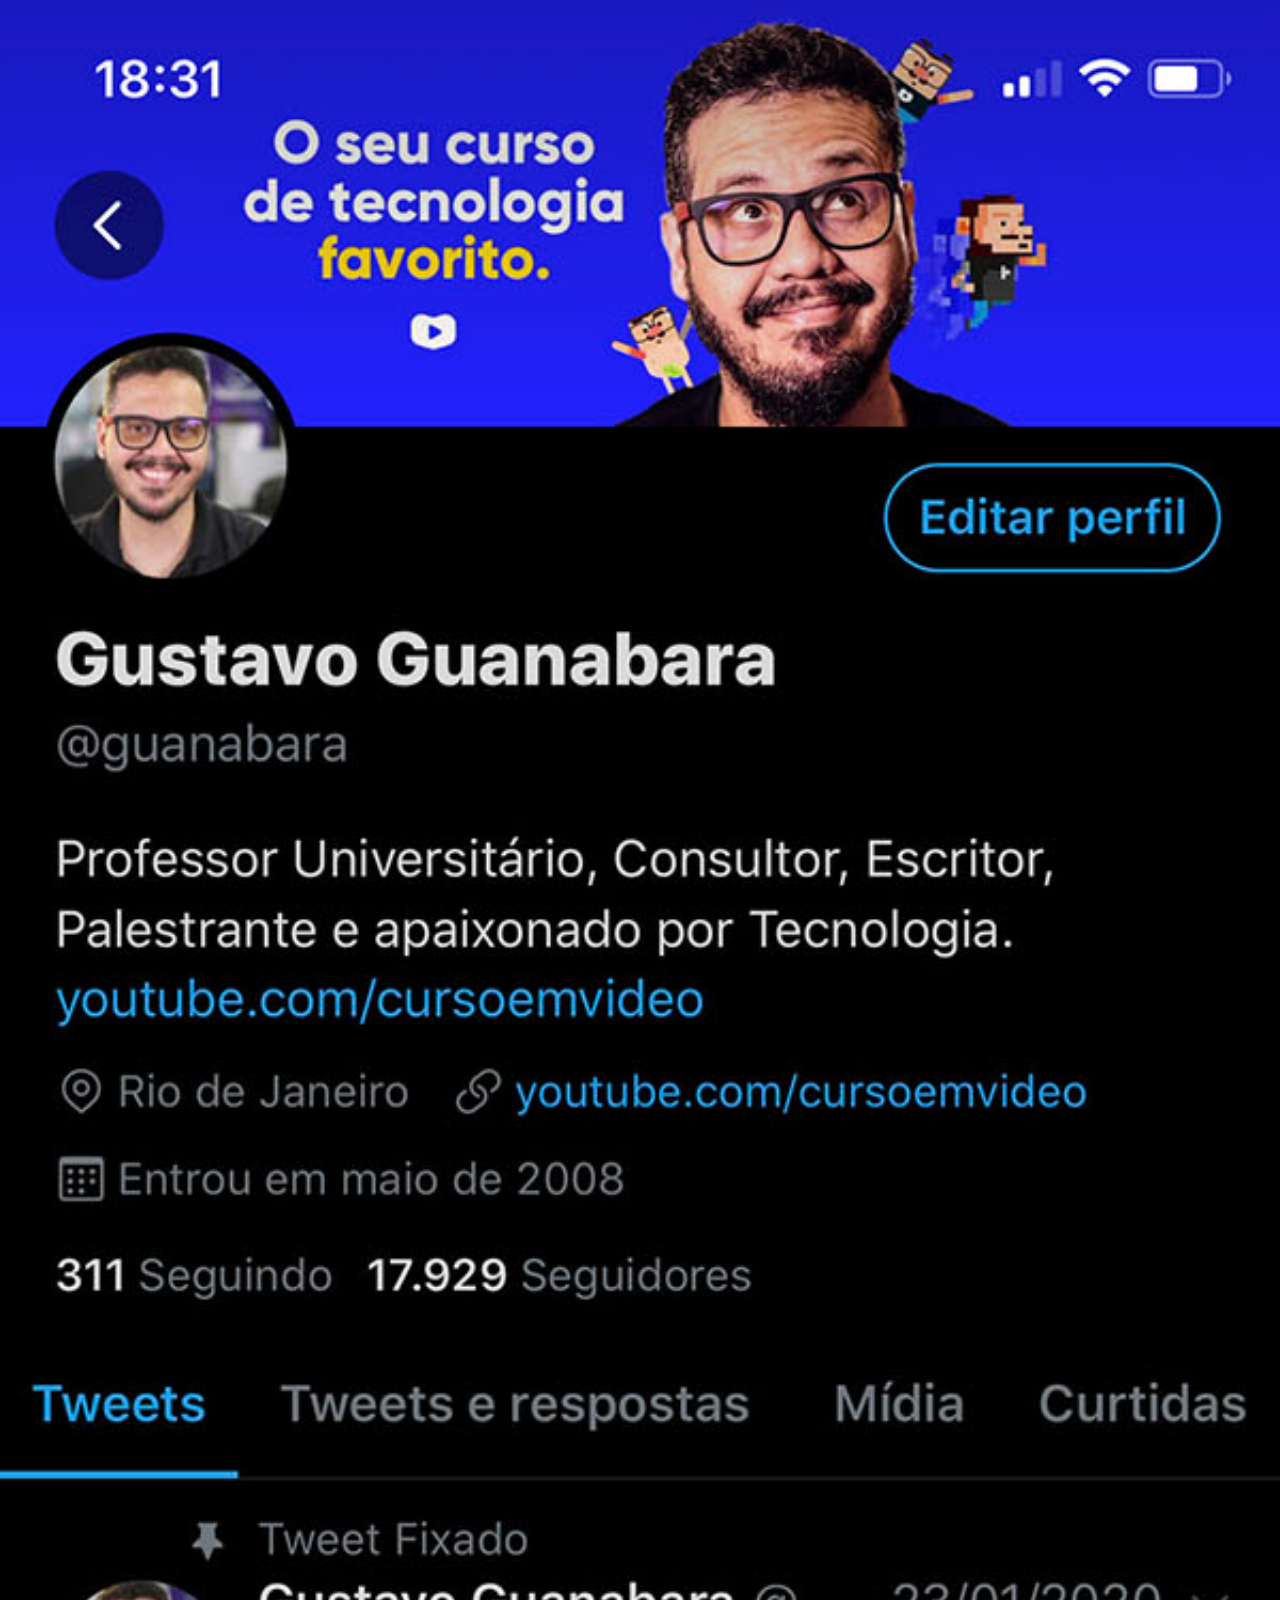
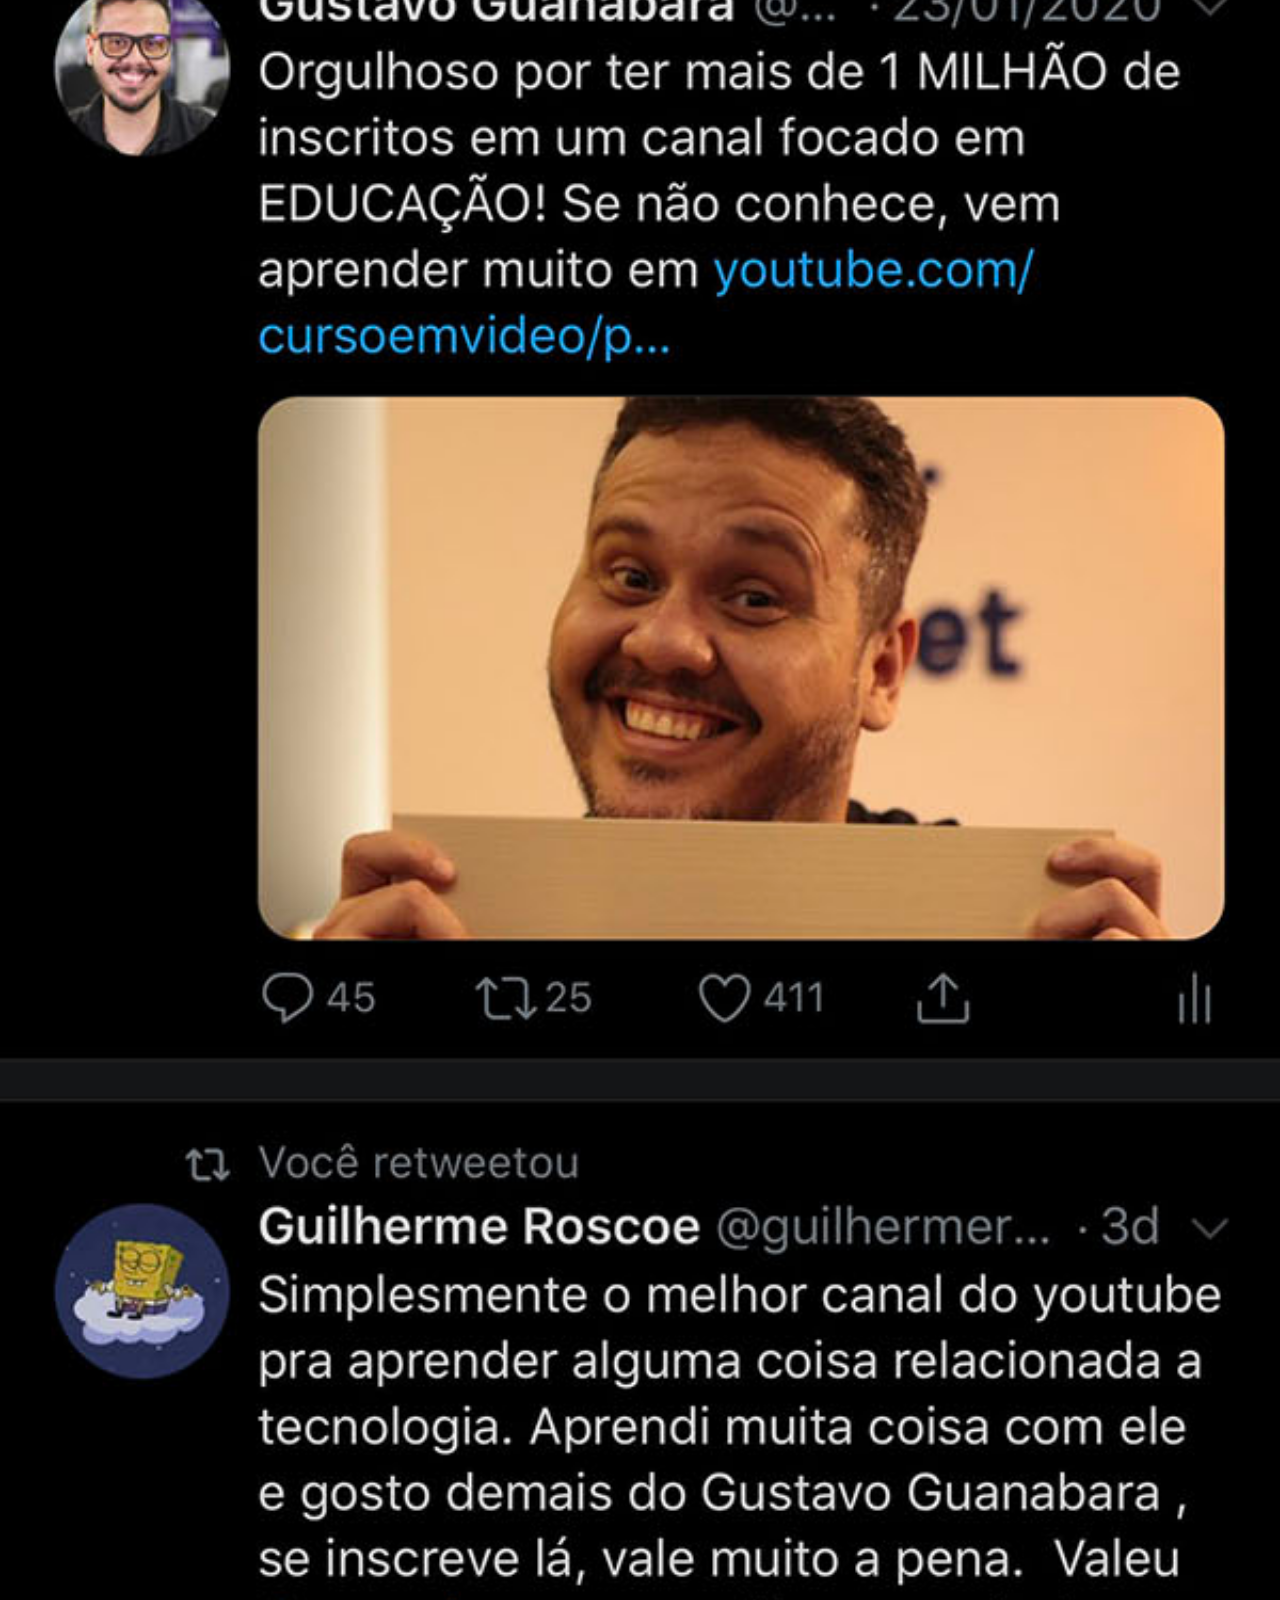
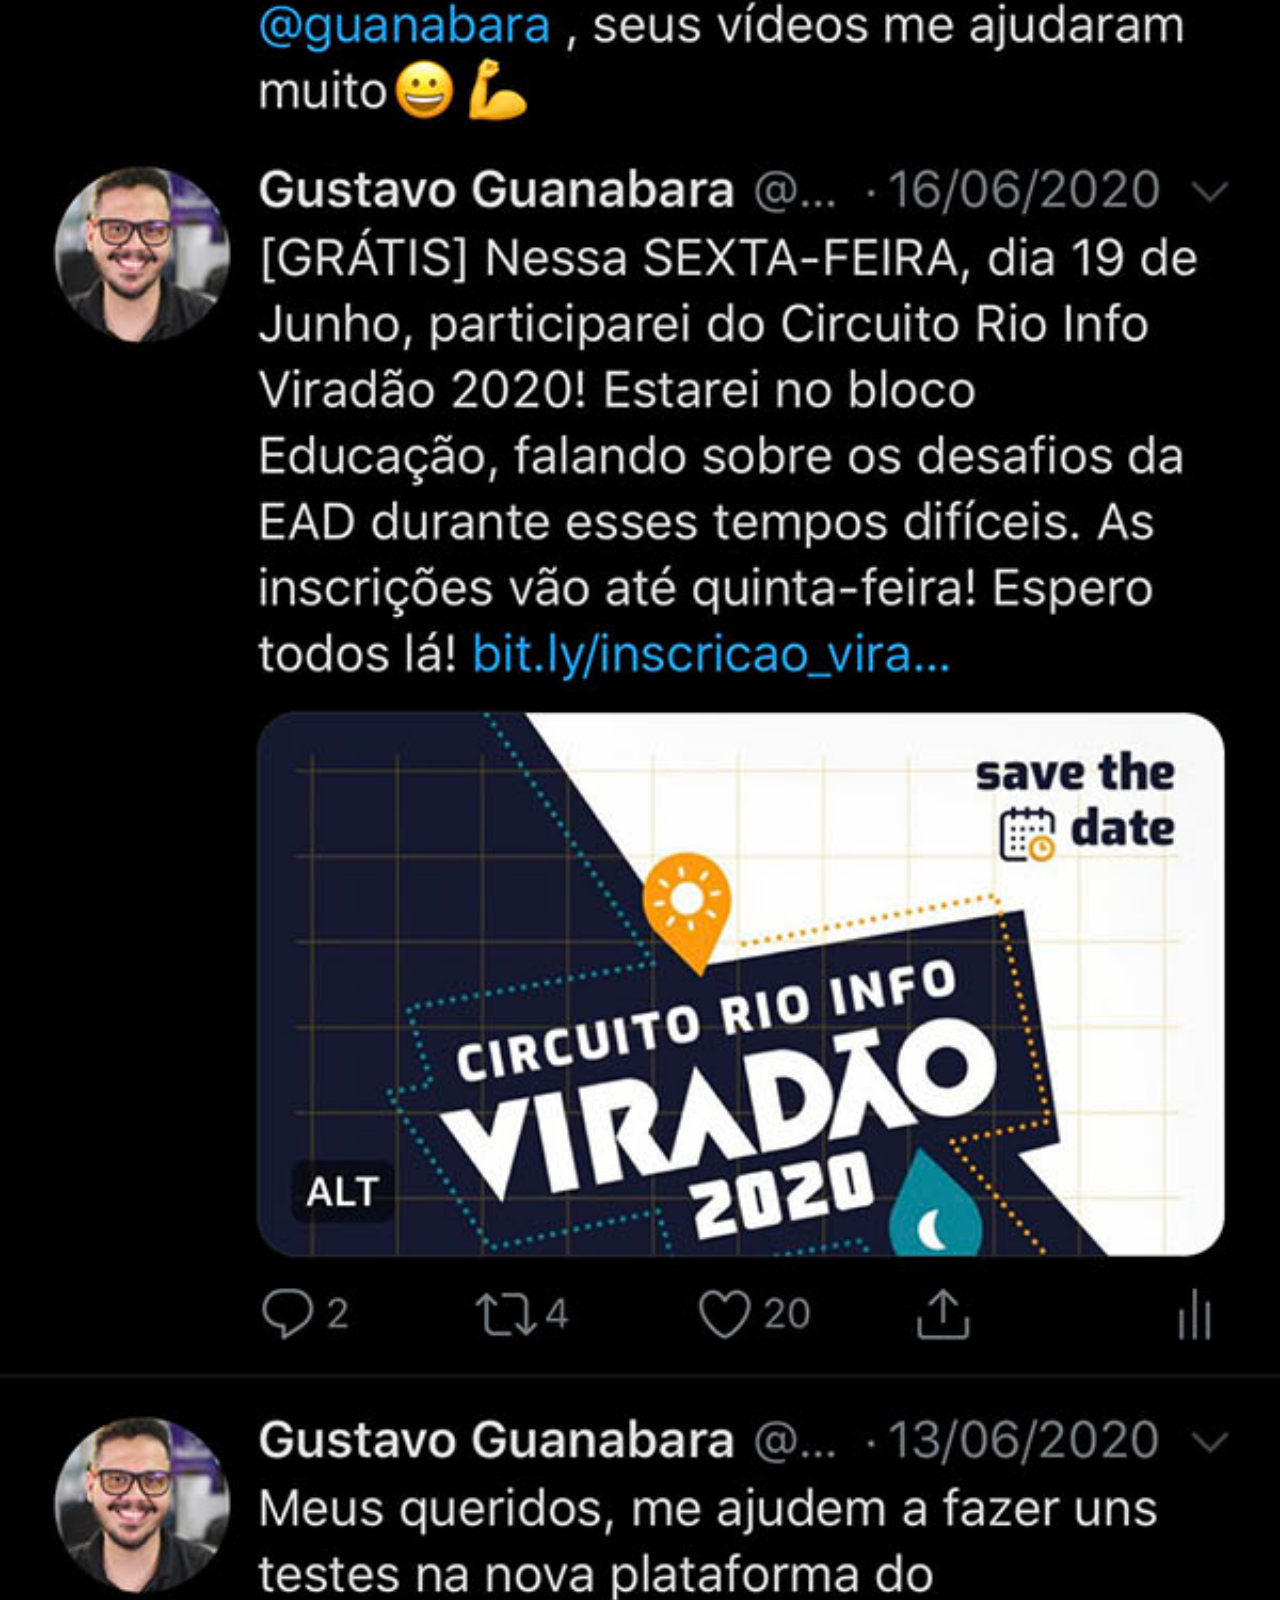
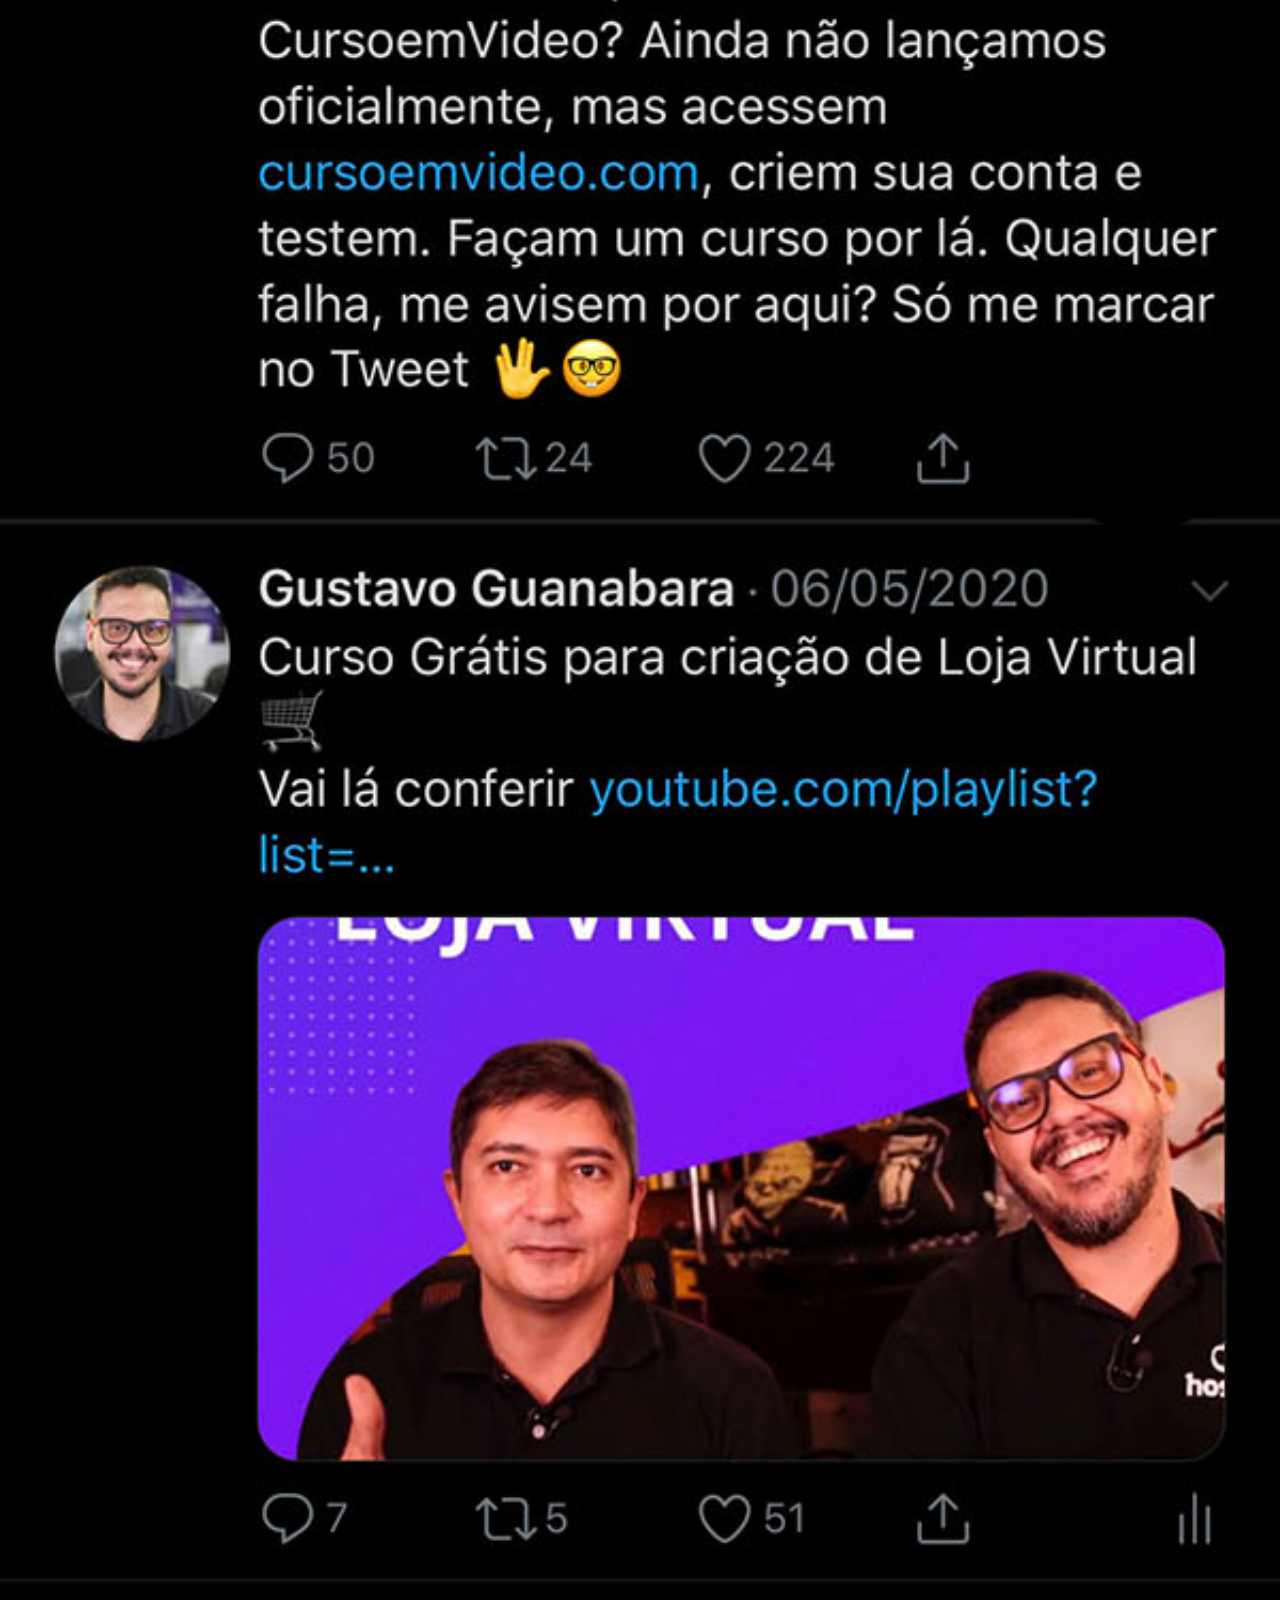
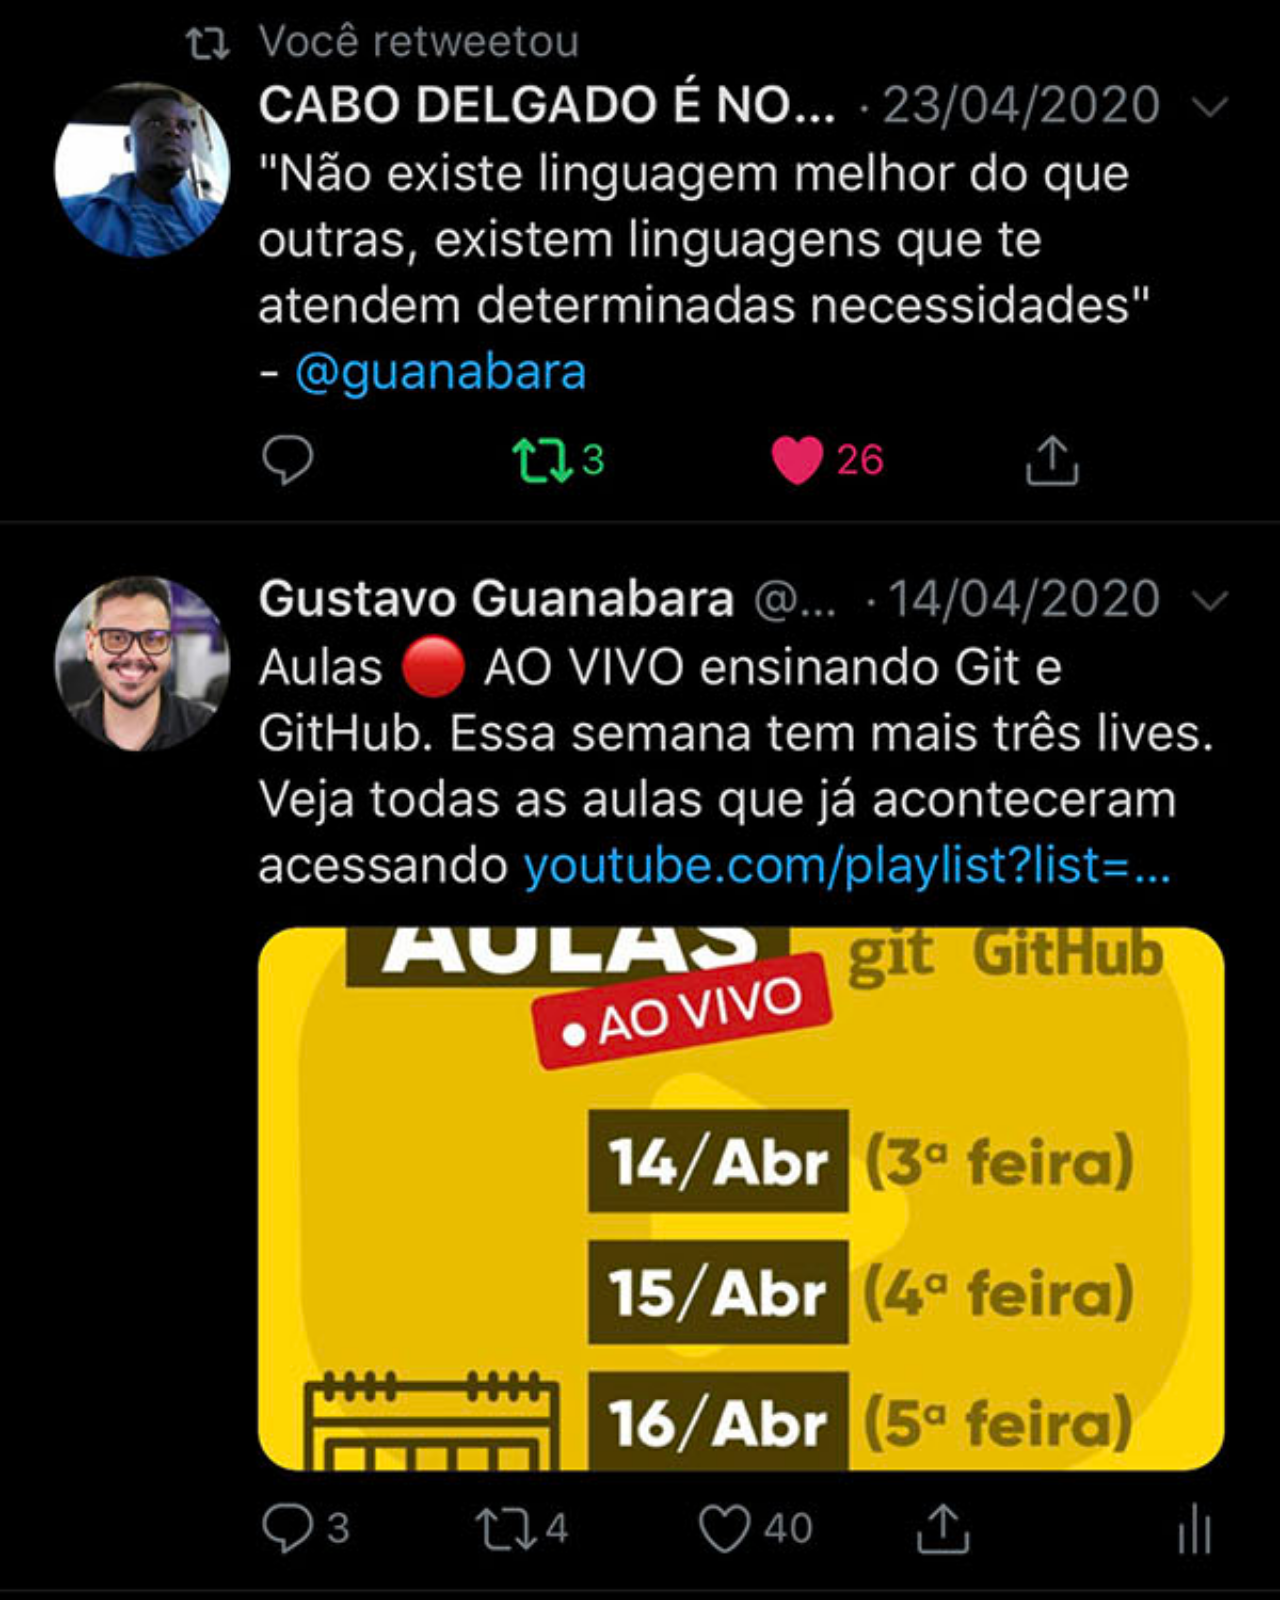
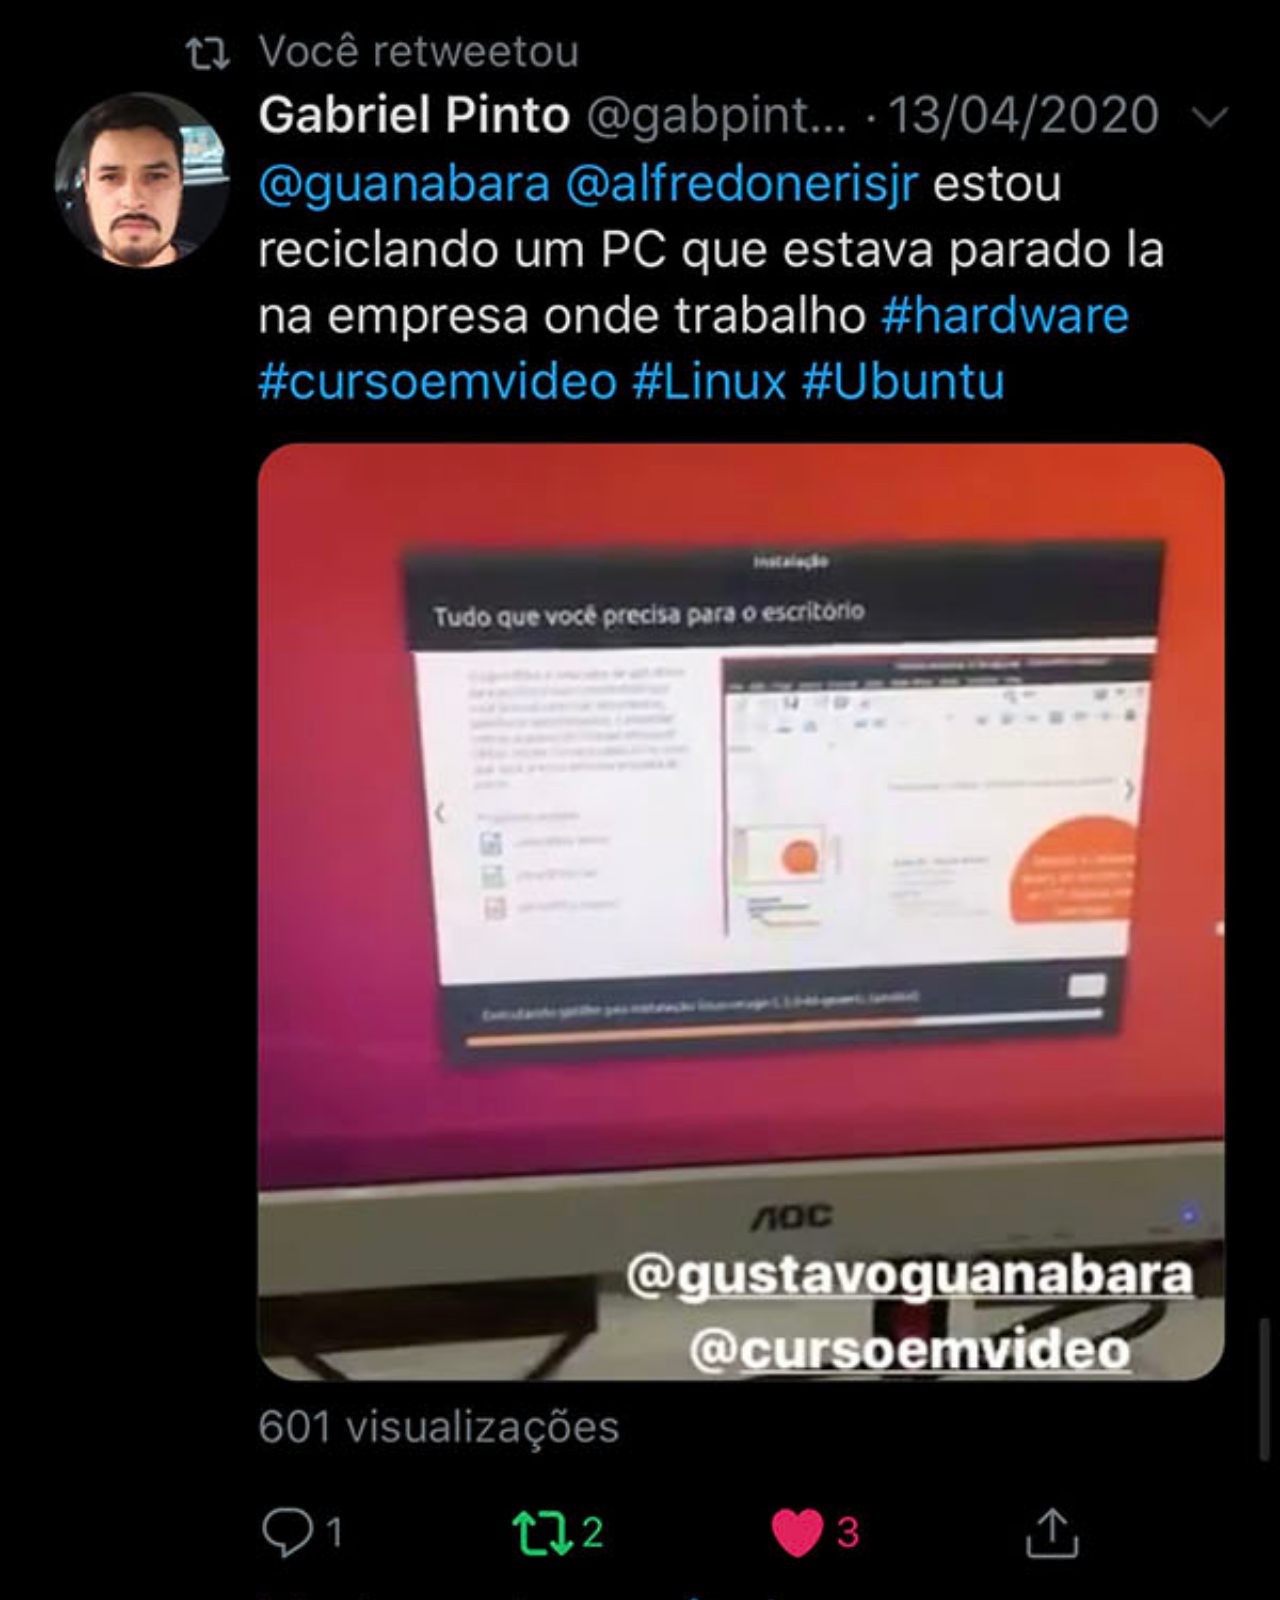
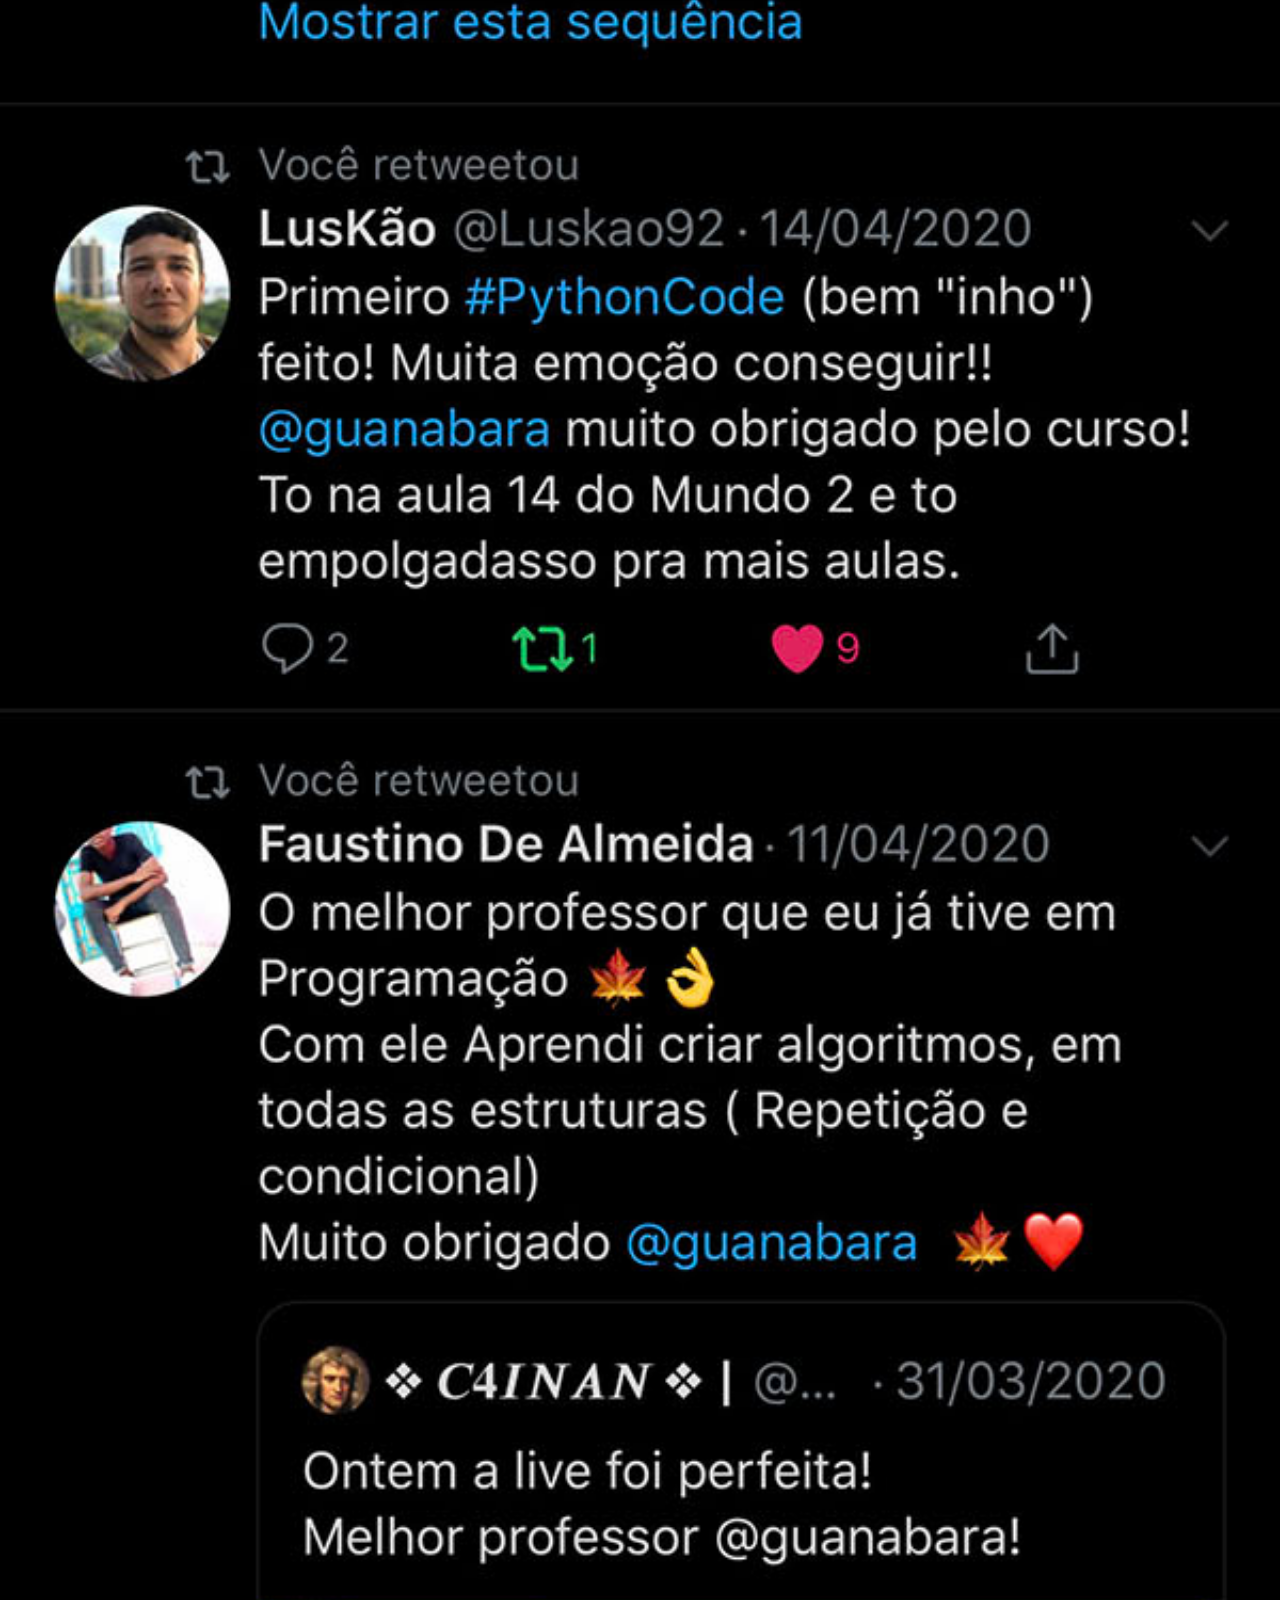
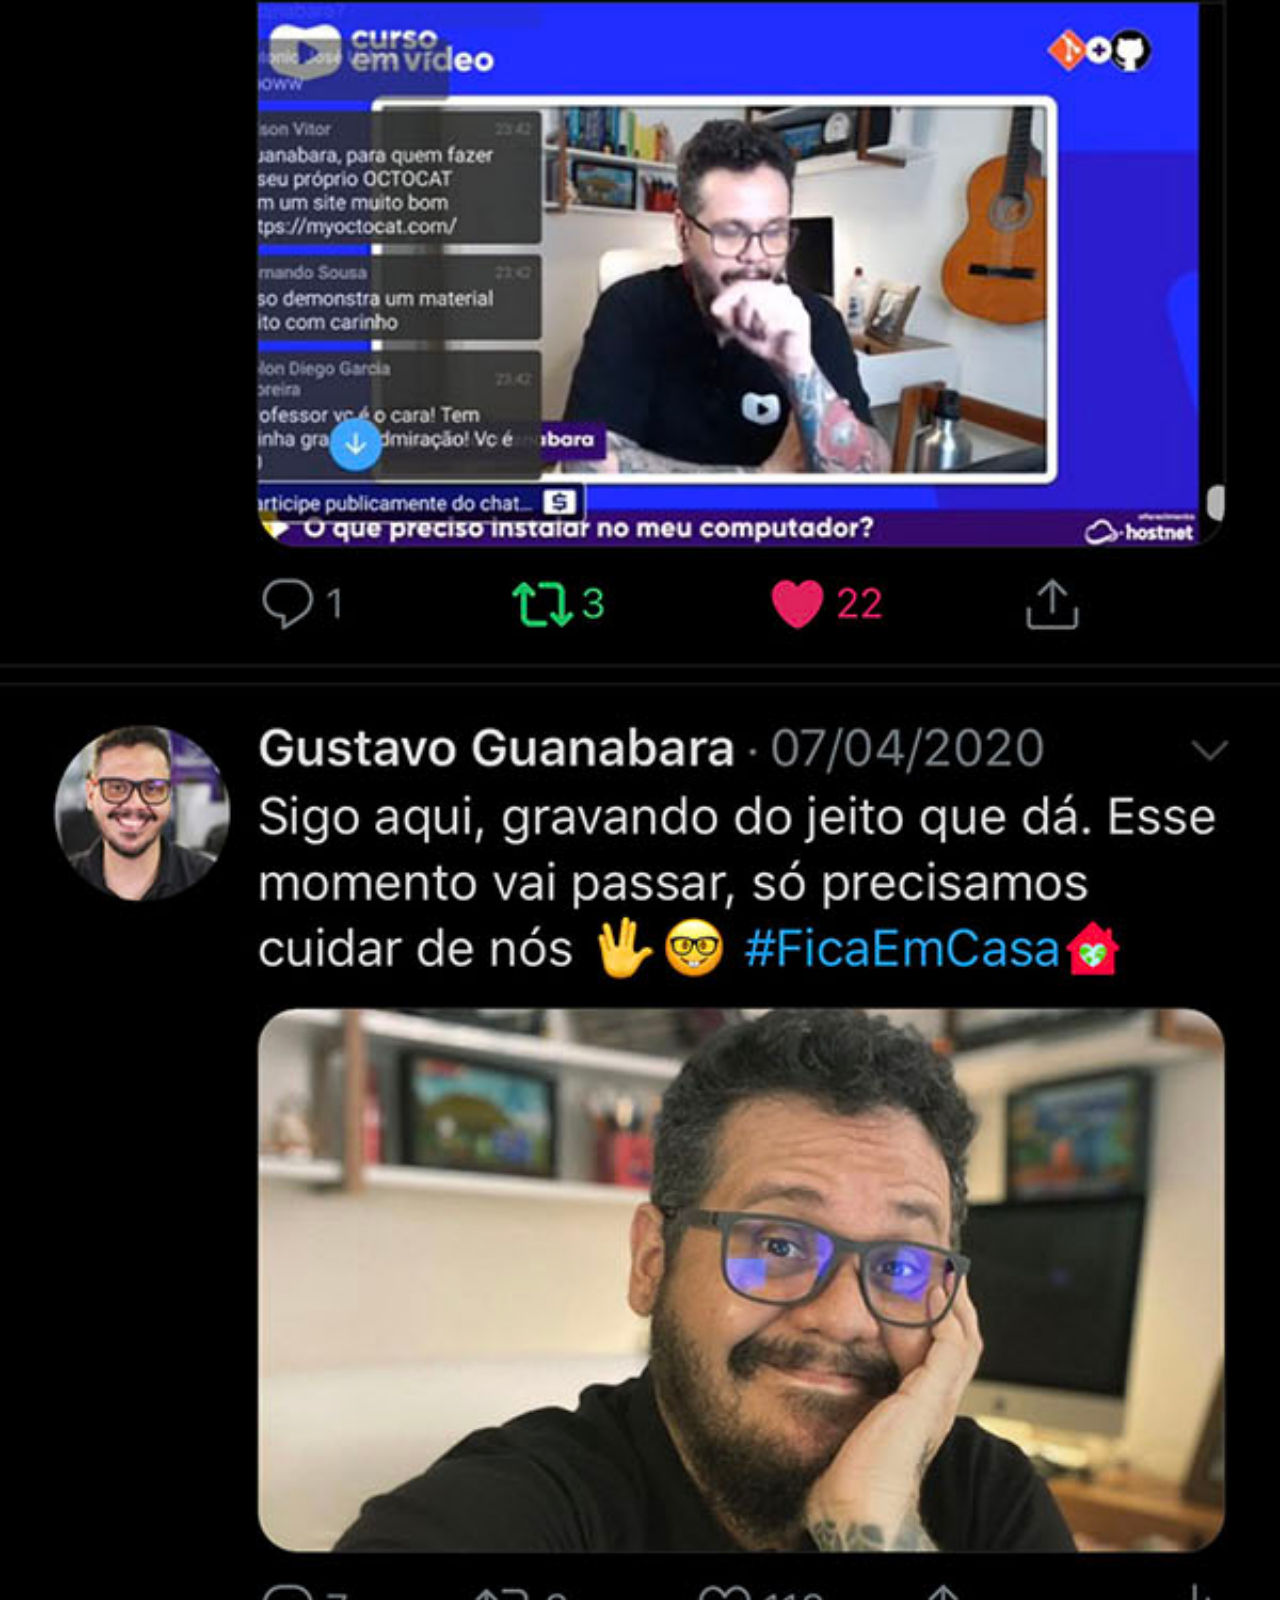
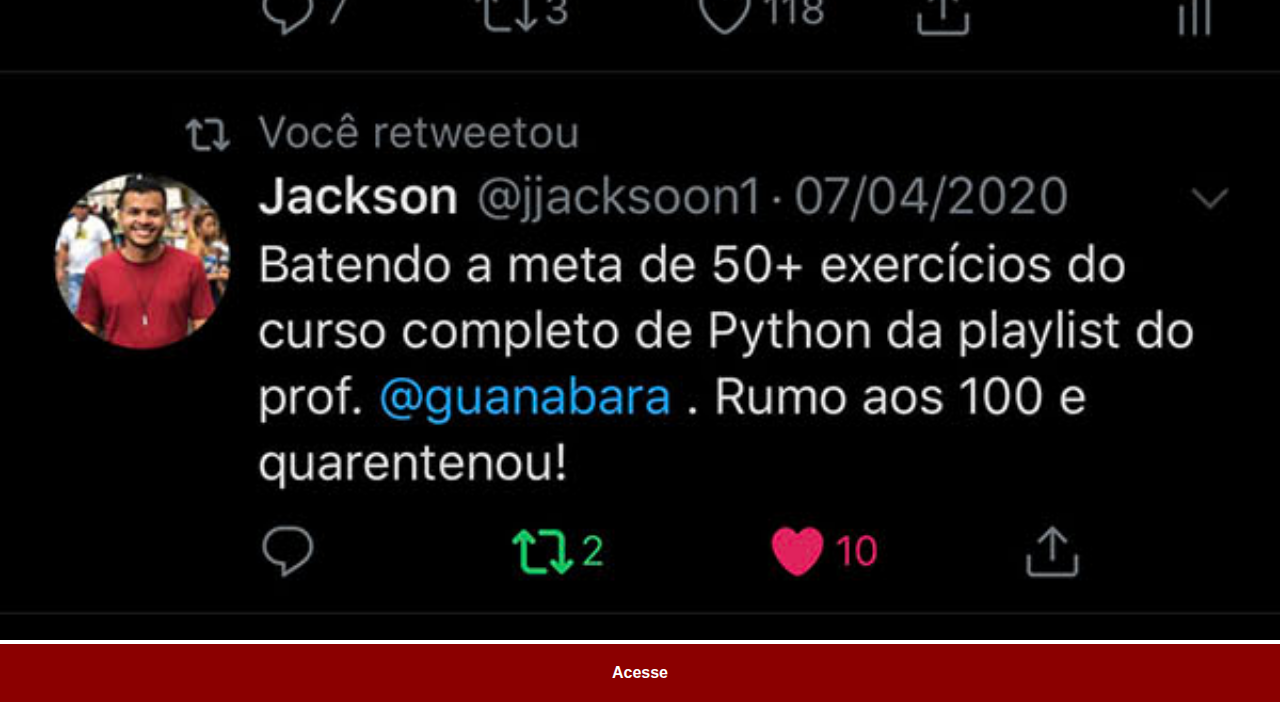
<file: twitter.html>
<!DOCTYPE html>
<html lang="pt-br">
<head>
    <meta charset="UTF-8">
    <meta name="viewport" content="width=device-width, initial-scale=1.0">
    <link rel="stylesheet" href="estilos/social.css">
    <title>Document</title>
</head>
<body>
    <img src="imagens/tela-twitter.jpg" alt="Twitter">
    <a href="https://x.com/cursosemvideo"target="_blank" rel="external">Acesse</a>
</body>
</html>
</file>
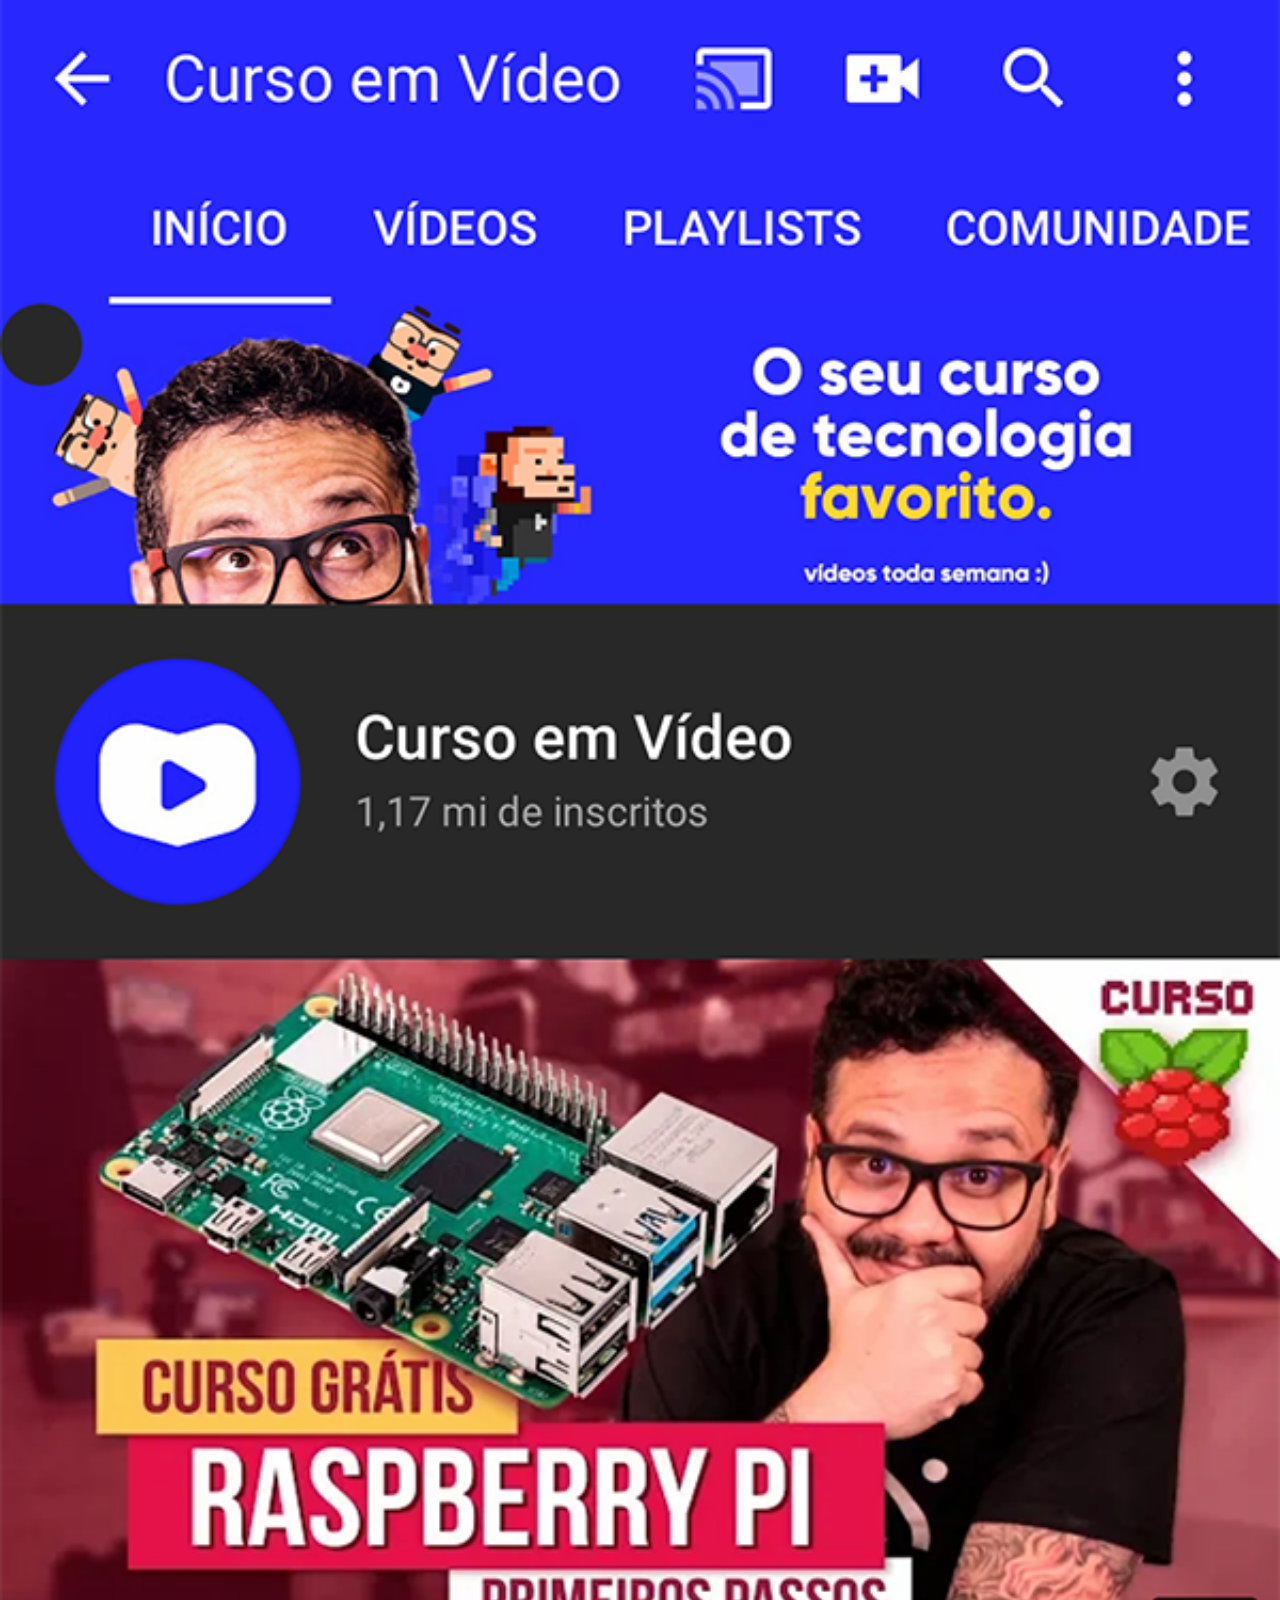
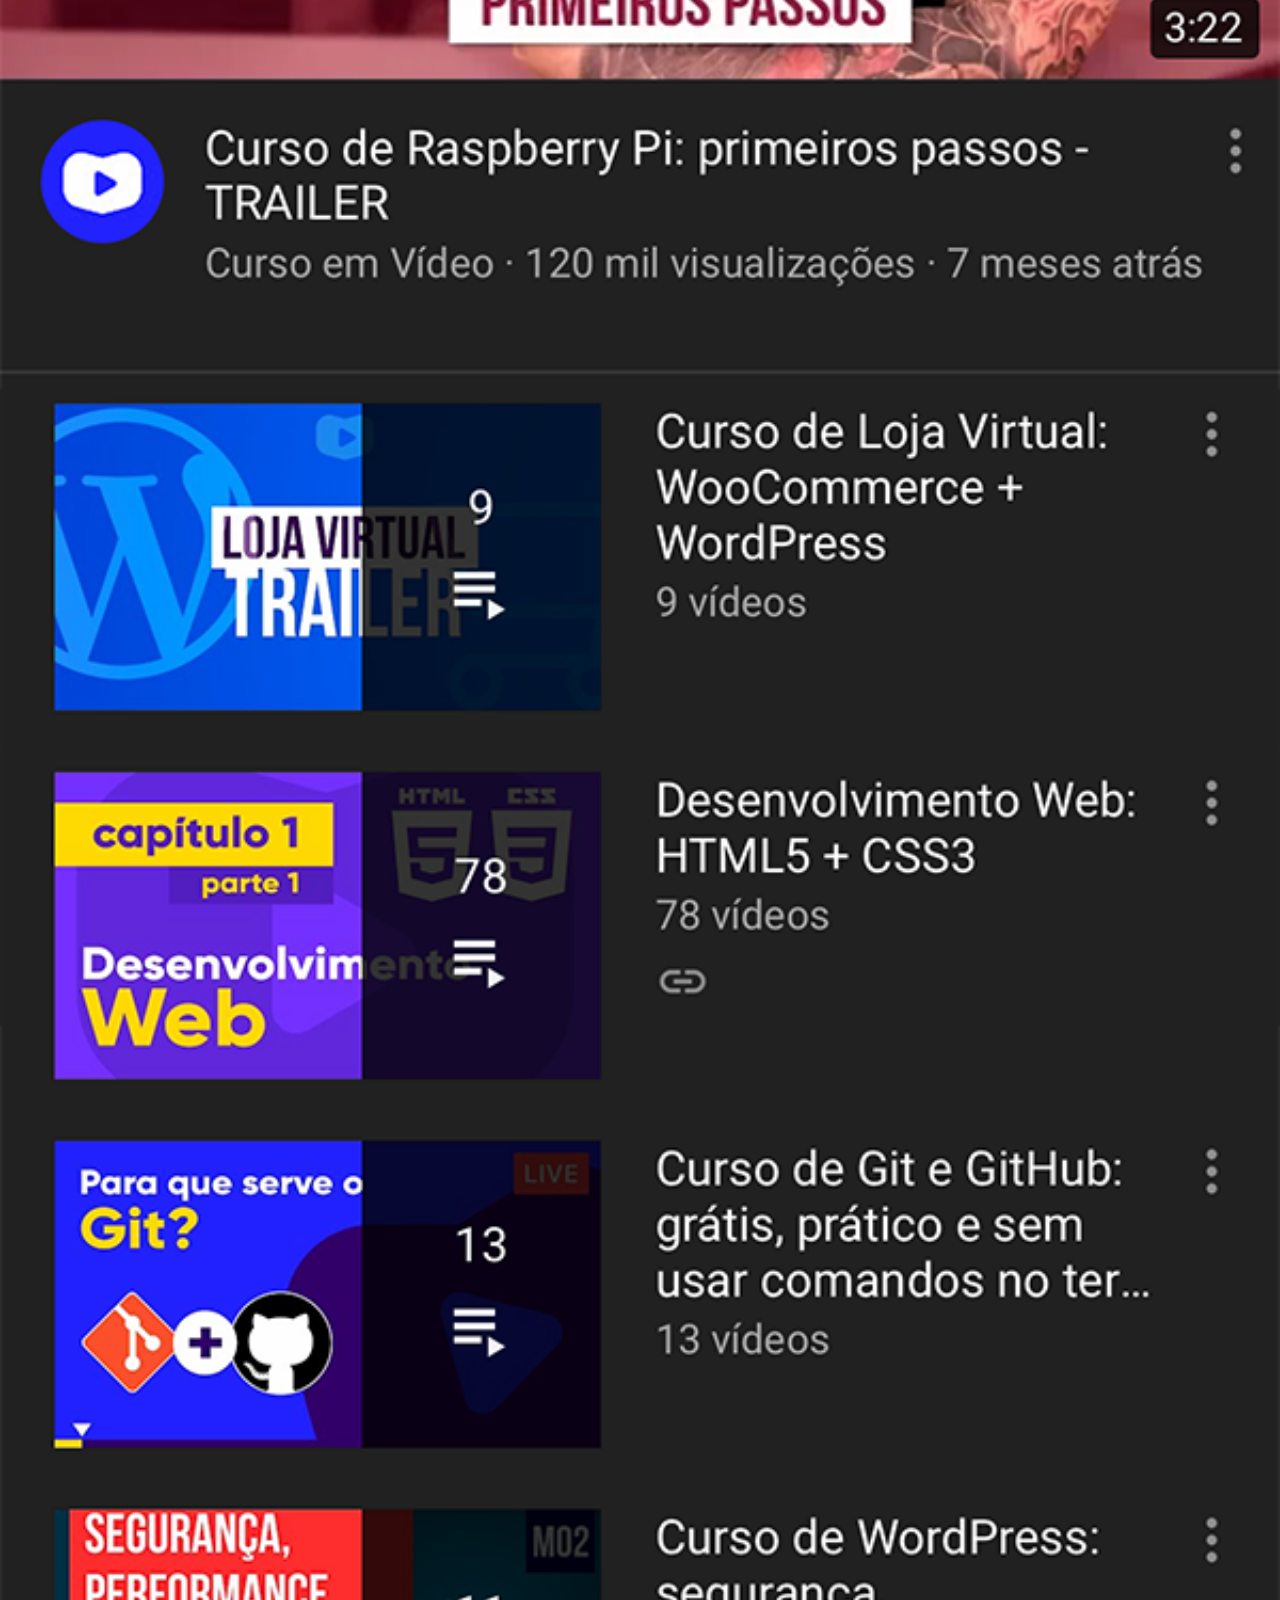
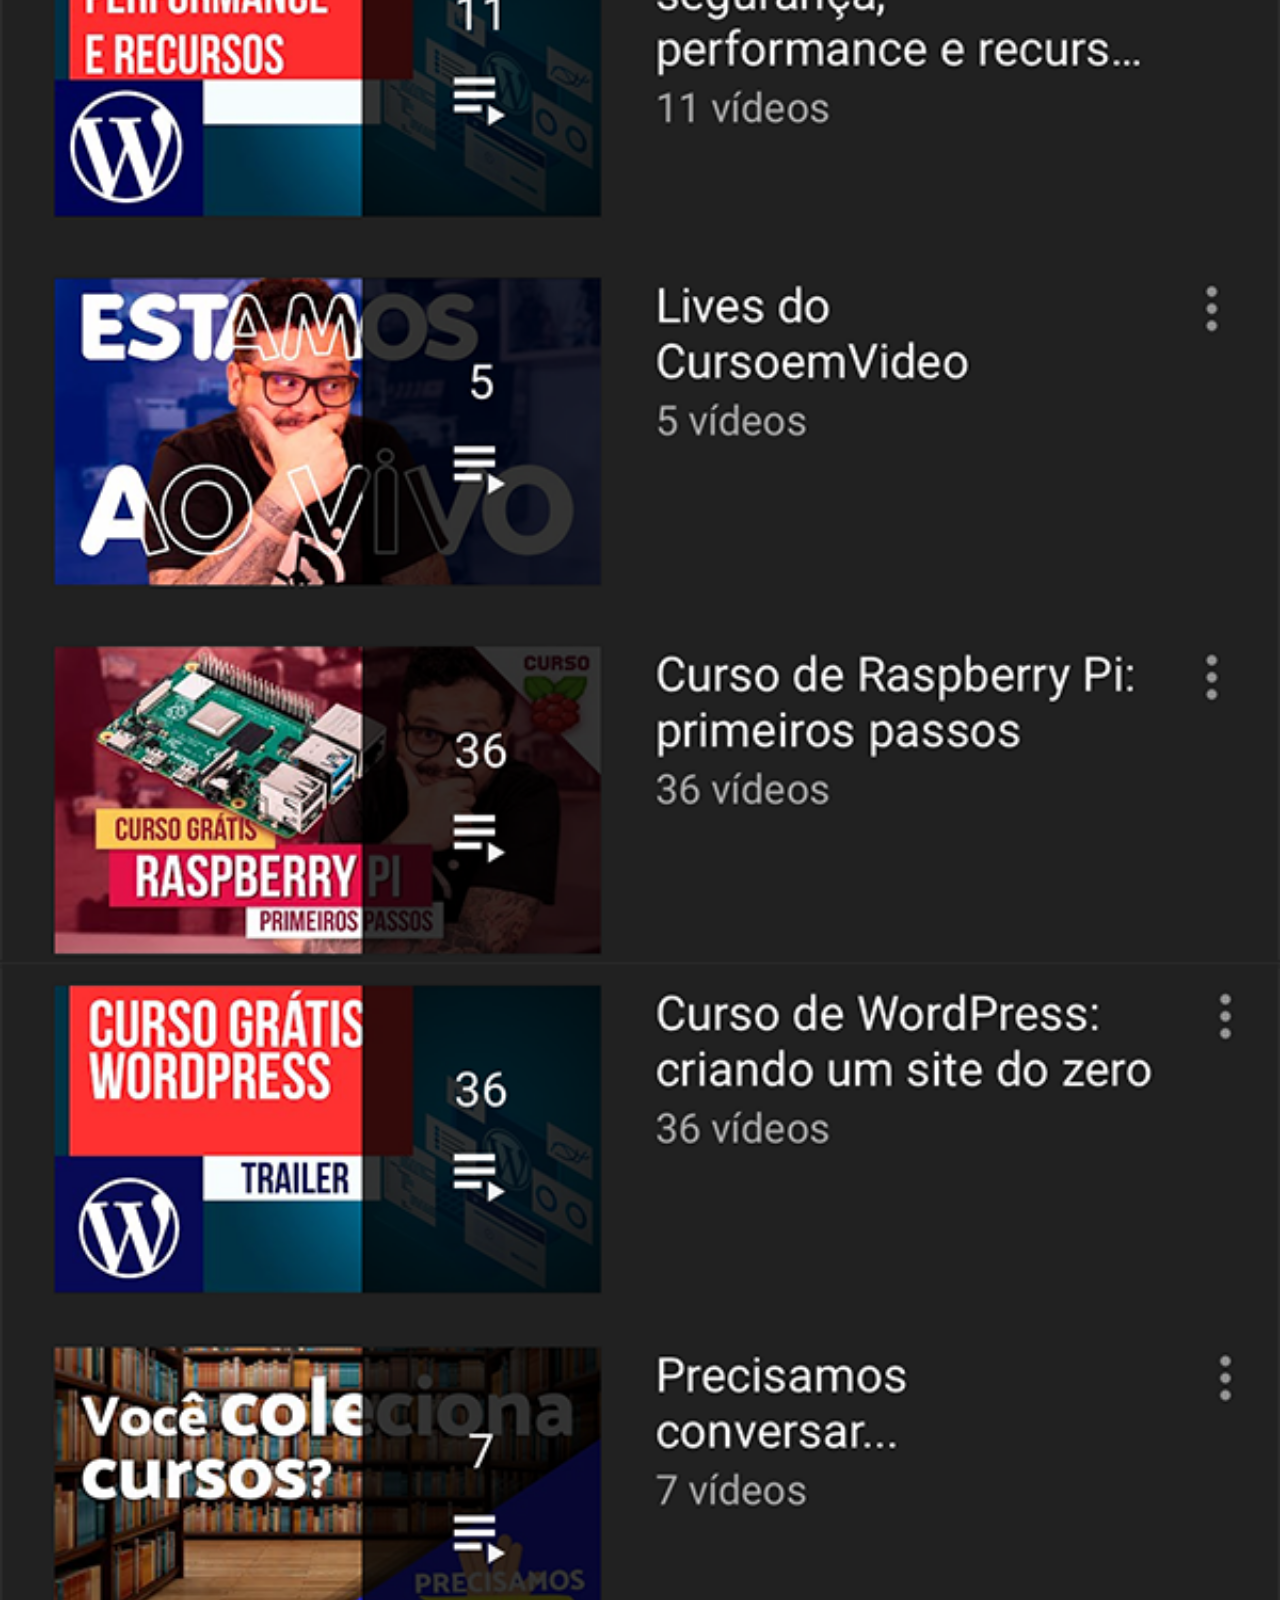
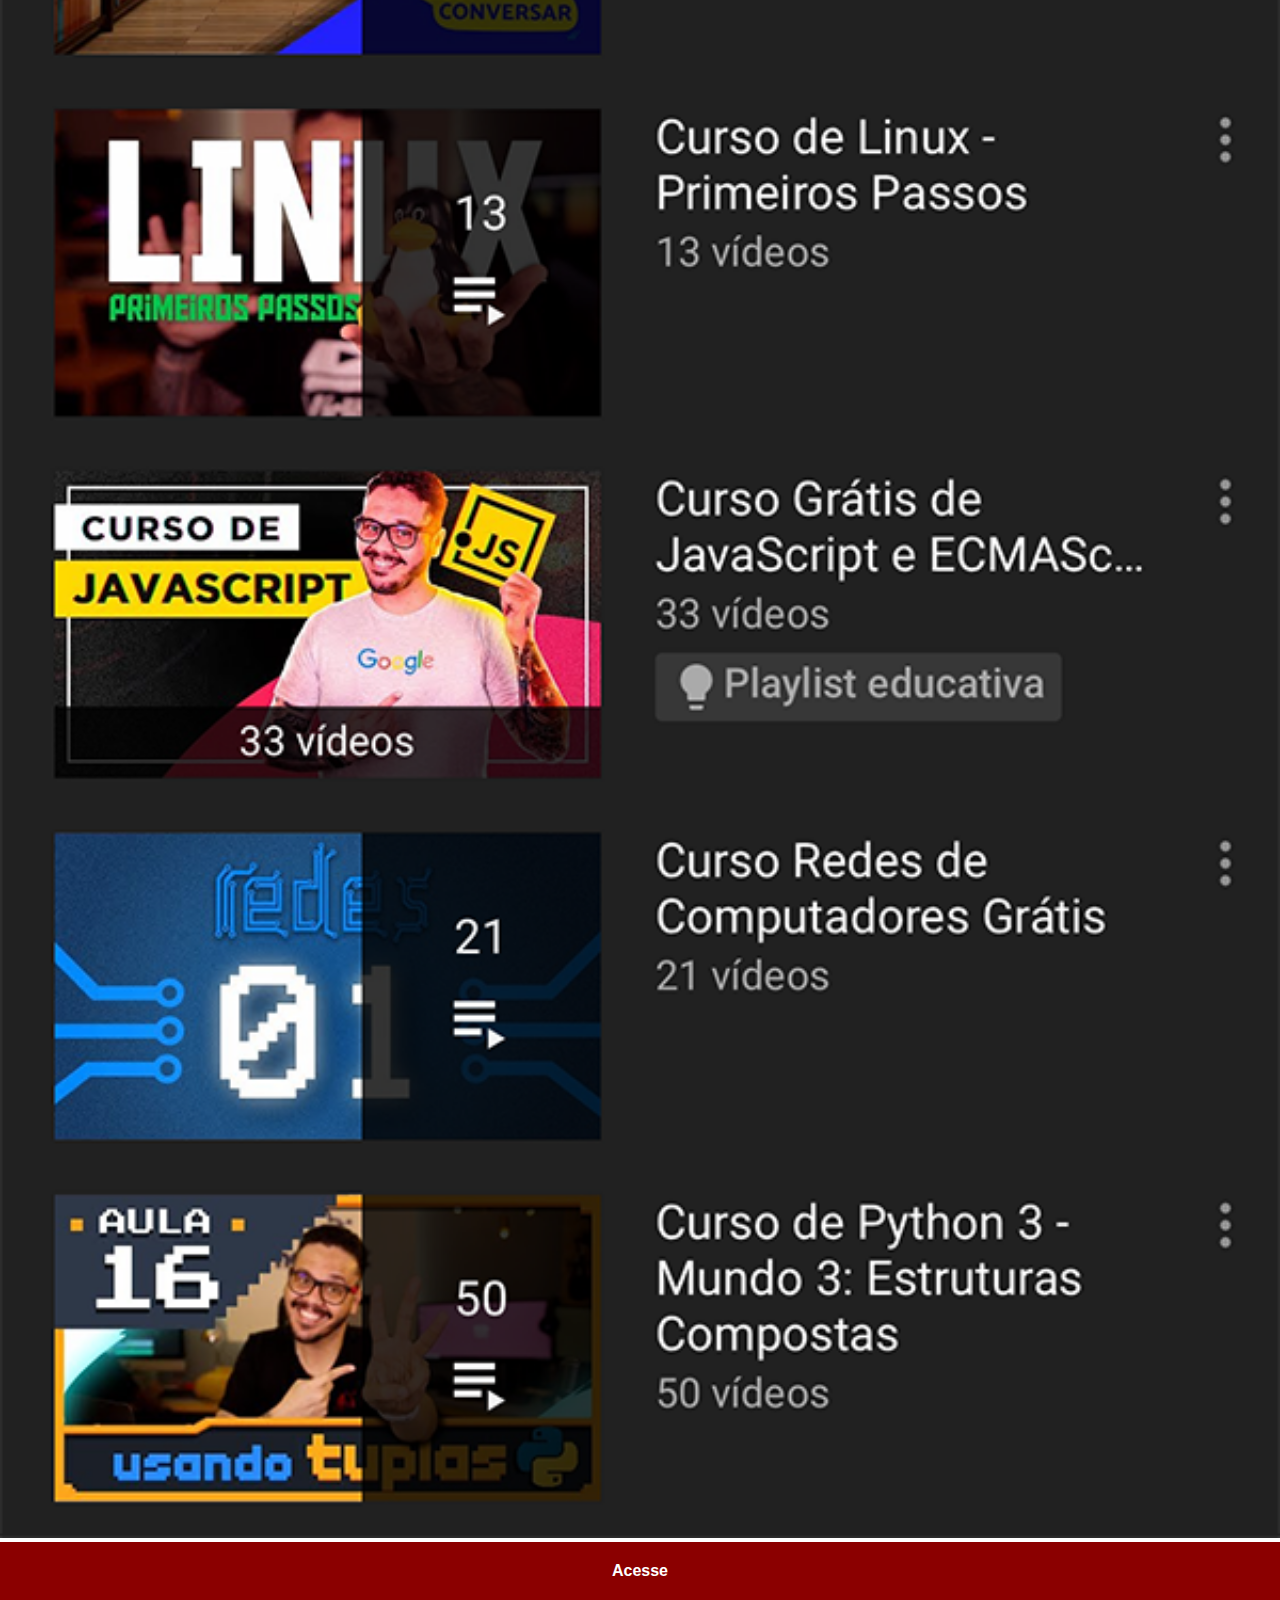
<file: youtube.html>
<!DOCTYPE html>
<html lang="pt-br">
<head>
    <meta charset="UTF-8">
    <meta name="viewport" content="width=device-width, initial-scale=1.0">
    <link rel="stylesheet" href="estilos/social.css">
    <title>Document</title>
</head>
<body>
    <img src="imagens/tela-youtube.png" alt="Youtube">
    <a href="https://www.youtube.com/c/CursoemV%C3%ADdeo/playlists"target="_blank" rel="external">Acesse</a>
</body>
</html>
</file>
<file: estilos/style.css>
@charset "UTF-8";

* {
    margin: 0px;
    padding: 0px;
    font-family: Arial, Helvetica, sans-serif;
}

html, body {
    height: 100vh;
    width: 100vw;
}

body {
    background-image: url(../imagens/fundo-madeira.jpg);
    background-position: top center;
    background-repeat: no-repeat;
    background-size: cover;
    background-attachment: fixed;
}

main {
    position: relative;
    height: 100vh;
}

section#telefone {
    position: absolute;
    top: 50%;
    left: 50%;
    transform: translate(-50%, -50%);
    height: 627px;
    width: 311px;
    background-image: url(../imagens/frame-iphone.png);
    background-repeat: no-repeat;
}

iframe#tela {
    position: relative;
    top: 80px;
    left: 21.5px;
    height: 471px;
    width: 268px;
}

section#redes-sociais img {
    height: 50px;
    width: 50x;
    margin: 10px;
    border-radius: 50%;
    box-shadow: 2px 2px  2px rgba(0, 0, 0, 0.315);
    box-sizing: border-box;
}

section#redes-sociais {
    text-align: right;
}

section#redes-sociais img:hover{
    border: 2px solid rgba(255, 255, 255, 0.523);
    transform: translate(-10px, -10px);
    box-shadow: 5px 5px 10px rgba(0, 0, 0, 0.699);
    transition: transform 0.5s;
}
</file>
<file: estilos/social.css>
@charset "UTF-8";

* {
    margin: 0px;
    padding: 0px;
}

::-webkit-scrollbar {
    height: 0px;
    width: 0px;
}

body {
    height: 100vh;
    width: 100vw;
    font-family: Arial, Helvetica, sans-serif;
}

a {
    display: block;
    background-color: darkred;
    color: white;
    padding: 20px;
    text-align: center;
    font-weight: bolder;
    text-decoration: none;
}

a:hover {
    background-color: red;
}

img {
    width: 100vw;
}
</file>
